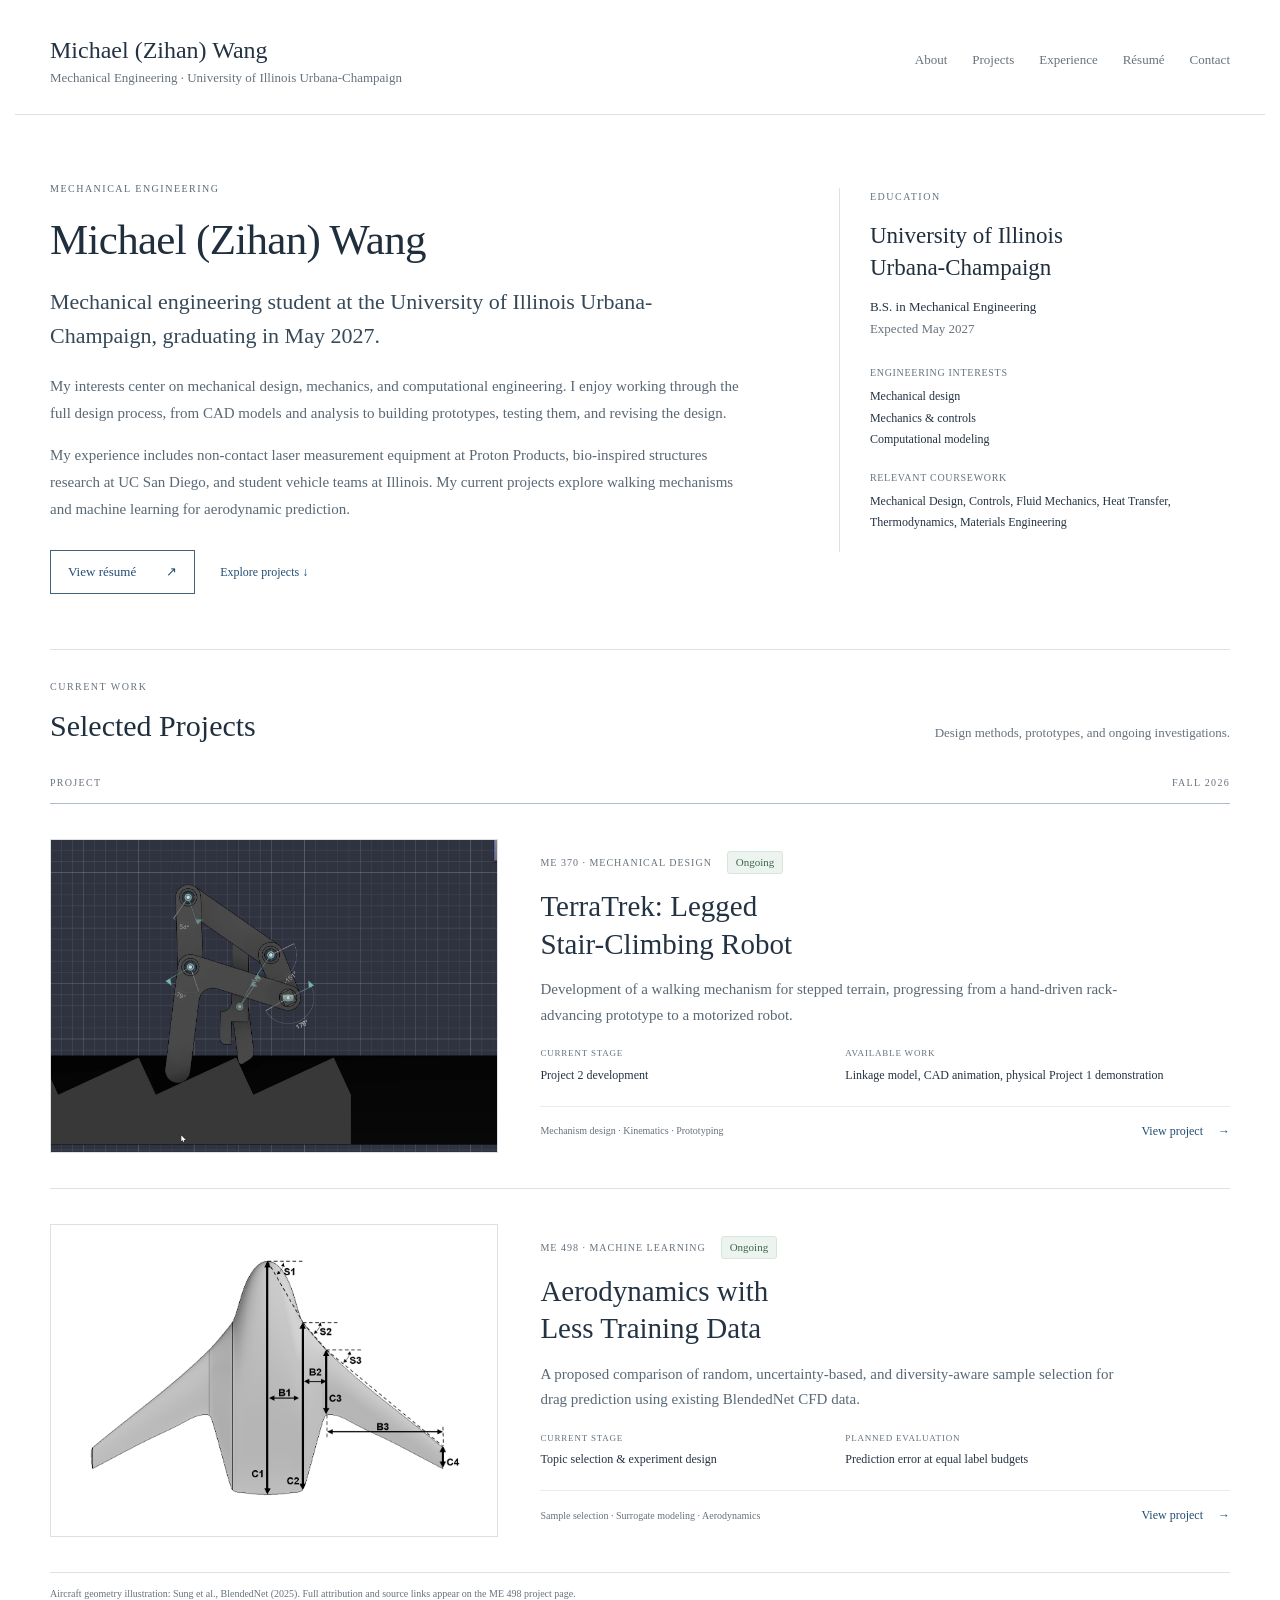
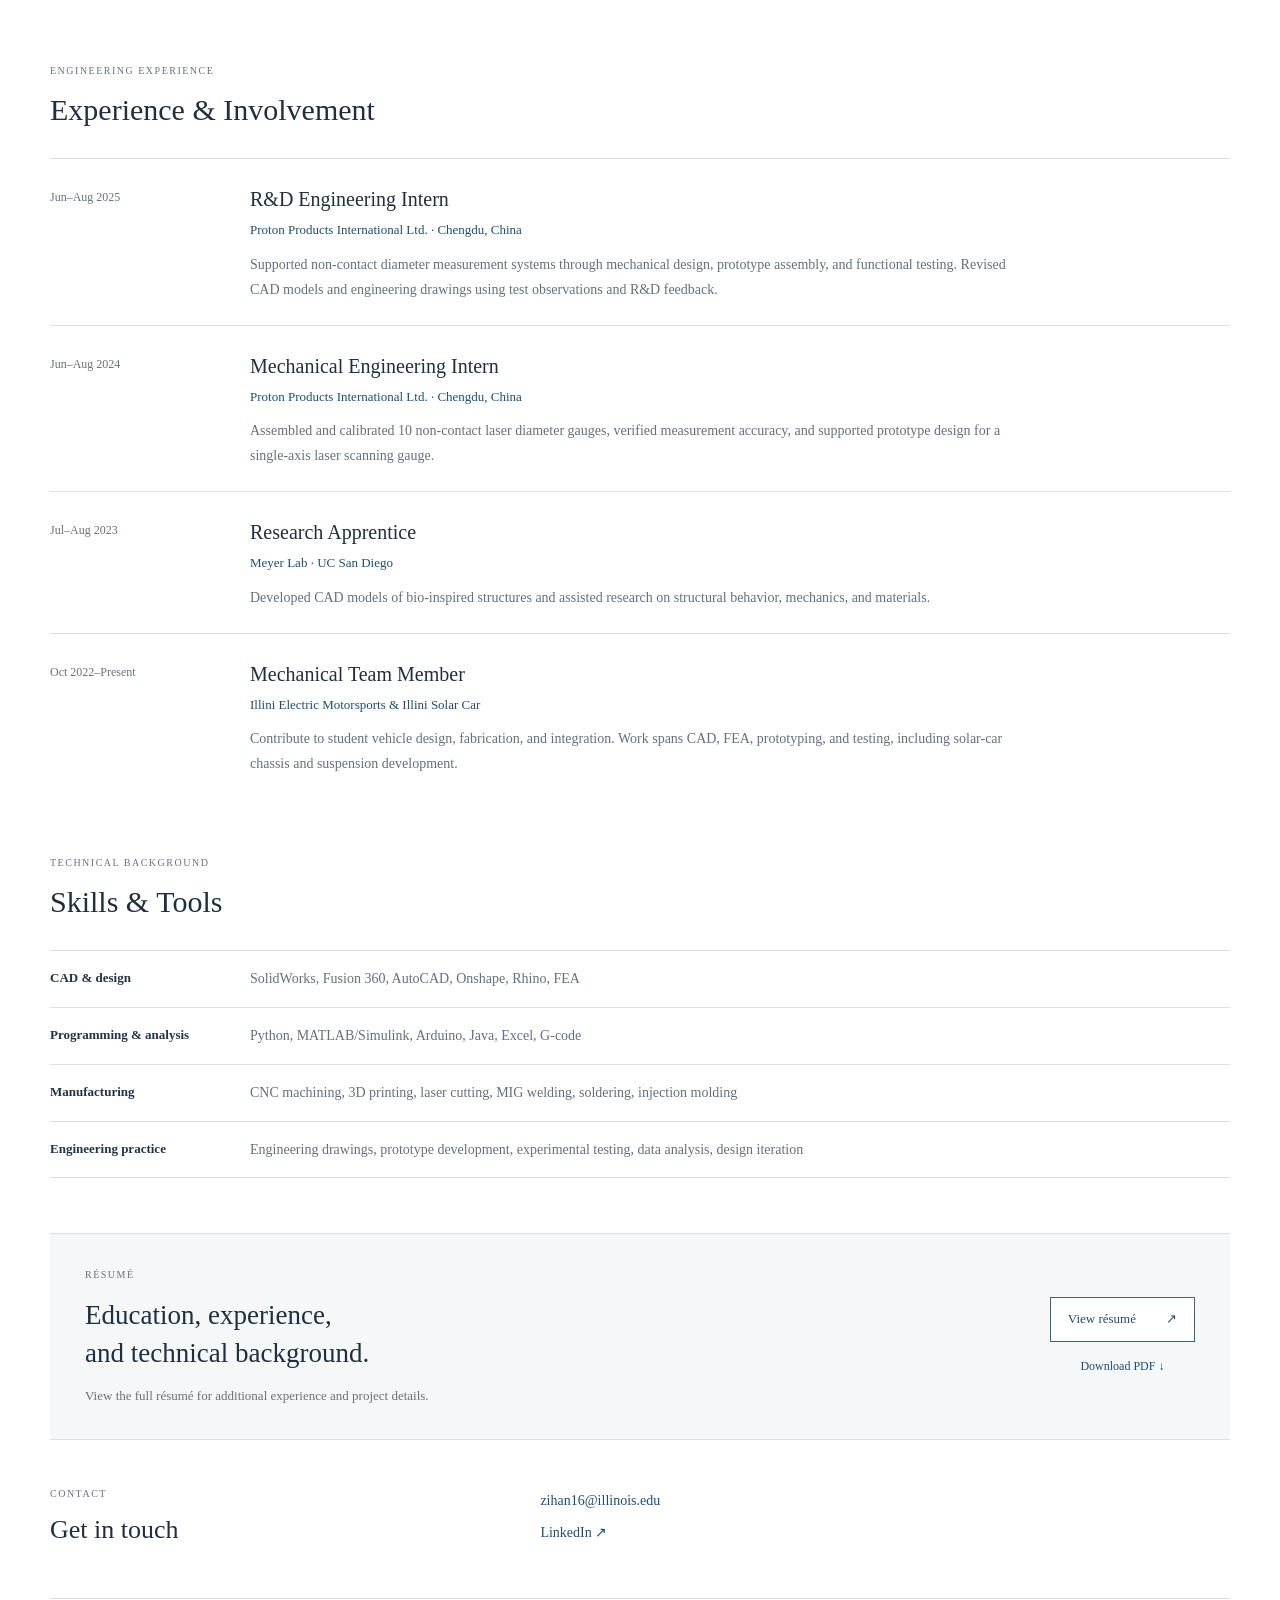
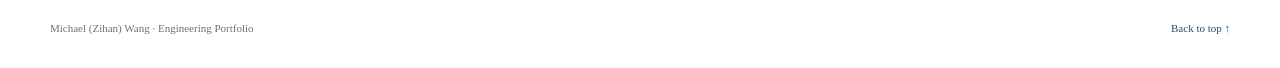
<file: index.html>
<!doctype html>
<html lang="en"><head><meta charset="UTF-8"><meta name="viewport" content="width=device-width, initial-scale=1"><meta name="description" content="Michael Wang, mechanical engineering student at UIUC graduating in May 2027. Engineering experience, selected projects, technical skills, and resume."><title>Michael Wang | Mechanical Engineering</title><link rel="stylesheet" href="style.css?v=times-1"></head><body>
<header><a class="identity" href="index.html">Michael (Zihan) Wang<span>Mechanical Engineering · University of Illinois Urbana-Champaign</span></a><nav class="project-switch home-navigation" aria-label="Main navigation"><a href="#about">About</a><a href="#projects">Projects</a><a href="#experience">Experience</a><a href="#resume">Résumé</a><a href="#contact">Contact</a></nav></header>
<main class="portfolio-home" id="top"><section class="profile-intro" id="about"><div class="profile-copy"><p class="home-eyebrow">MECHANICAL ENGINEERING</p><h1>Michael (Zihan) Wang</h1><p class="profile-lead">Mechanical engineering student at the University of Illinois Urbana-Champaign, graduating in May 2027.</p><p>My interests center on mechanical design, mechanics, and computational engineering. I enjoy working through the full design process, from CAD models and analysis to building prototypes, testing them, and revising the design.</p><p>My experience includes non-contact laser measurement equipment at Proton Products, bio-inspired structures research at UC San Diego, and student vehicle teams at Illinois. My current projects explore walking mechanisms and machine learning for aerodynamic prediction.</p><div class="profile-actions"><a class="resume-primary" href="resume.pdf" target="_blank" rel="noopener">View résumé <span aria-hidden="true">↗</span></a><a href="#projects">Explore projects <span aria-hidden="true">↓</span></a></div></div><aside class="profile-education"><p class="home-eyebrow">EDUCATION</p><h2>University of Illinois<br>Urbana-Champaign</h2><p>B.S. in Mechanical Engineering<br><span>Expected May 2027</span></p><dl><dt>Engineering interests</dt><dd>Mechanical design<br>Mechanics & controls<br>Computational modeling</dd><dt>Relevant coursework</dt><dd>Mechanical Design, Controls, Fluid Mechanics, Heat Transfer, Thermodynamics, Materials Engineering</dd></dl></aside></section>
<section class="home-projects" id="projects"><div class="home-section-heading"><div><p class="home-eyebrow">CURRENT WORK</p><h2>Selected Projects</h2></div><p>Design methods, prototypes, and ongoing investigations.</p></div>
<div class="project-list-label"><span>PROJECT</span><span>FALL 2026</span></div>
<article class="project-entry"><a class="project-thumbnail" href="me370.html" aria-label="View the ME 370 TerraTrek project"><img src="linkage-cad-poster.jpg" alt="CAD motion study showing the TerraTrek linkage alongside a stair-shaped rack"></a><div class="project-summary"><div class="entry-meta"><span>ME 370 · MECHANICAL DESIGN</span><span class="badge">Ongoing</span></div><h2><a href="me370.html">TerraTrek: Legged<br class="desktop-break"> Stair-Climbing Robot</a></h2><p>Development of a walking mechanism for stepped terrain, progressing from a hand-driven rack-advancing prototype to a motorized robot.</p><dl class="entry-details"><div><dt>Current stage</dt><dd>Project 2 development</dd></div><div><dt>Available work</dt><dd>Linkage model, CAD animation, physical Project 1 demonstration</dd></div></dl><div class="entry-bottom"><span>Mechanism design · Kinematics · Prototyping</span><a class="project-link" href="me370.html">View project <span aria-hidden="true">→</span></a></div></div></article>
<article class="project-entry"><a class="project-thumbnail aircraft-thumbnail" href="me498.html" aria-label="View the ME 498 aerodynamic prediction project"><img src="blendednet-geometry.png" alt="Reference diagram of BlendedNet aircraft geometry parameters"></a><div class="project-summary"><div class="entry-meta"><span>ME 498 · MACHINE LEARNING</span><span class="badge">Ongoing</span></div><h2><a href="me498.html">Aerodynamics with<br class="desktop-break"> Less Training Data</a></h2><p>A proposed comparison of random, uncertainty-based, and diversity-aware sample selection for drag prediction using existing BlendedNet CFD data.</p><dl class="entry-details"><div><dt>Current stage</dt><dd>Topic selection & experiment design</dd></div><div><dt>Planned evaluation</dt><dd>Prediction error at equal label budgets</dd></div></dl><div class="entry-bottom"><span>Sample selection · Surrogate modeling · Aerodynamics</span><a class="project-link" href="me498.html">View project <span aria-hidden="true">→</span></a></div></div></article>
<p class="home-image-credit">Aircraft geometry illustration: Sung et al., BlendedNet (2025). Full attribution and source links appear on the ME 498 project page.</p>
</section>
<section class="home-experience" id="experience"><div class="home-section-heading"><div><p class="home-eyebrow">ENGINEERING EXPERIENCE</p><h2>Experience & Involvement</h2></div></div><div class="experience-list">
<article class="experience-item"><div class="experience-date">Jun–Aug 2025</div><div><h3>R&D Engineering Intern</h3><p class="experience-org">Proton Products International Ltd. · Chengdu, China</p><p>Supported non-contact diameter measurement systems through mechanical design, prototype assembly, and functional testing. Revised CAD models and engineering drawings using test observations and R&D feedback.</p></div></article>
<article class="experience-item"><div class="experience-date">Jun–Aug 2024</div><div><h3>Mechanical Engineering Intern</h3><p class="experience-org">Proton Products International Ltd. · Chengdu, China</p><p>Assembled and calibrated 10 non-contact laser diameter gauges, verified measurement accuracy, and supported prototype design for a single-axis laser scanning gauge.</p></div></article>
<article class="experience-item"><div class="experience-date">Jul–Aug 2023</div><div><h3>Research Apprentice</h3><p class="experience-org">Meyer Lab · UC San Diego</p><p>Developed CAD models of bio-inspired structures and assisted research on structural behavior, mechanics, and materials.</p></div></article>
<article class="experience-item"><div class="experience-date">Oct 2022–Present</div><div><h3>Mechanical Team Member</h3><p class="experience-org">Illini Electric Motorsports & Illini Solar Car</p><p>Contribute to student vehicle design, fabrication, and integration. Work spans CAD, FEA, prototyping, and testing, including solar-car chassis and suspension development.</p></div></article></div></section>
<section class="home-skills" id="skills"><div class="home-section-heading"><div><p class="home-eyebrow">TECHNICAL BACKGROUND</p><h2>Skills & Tools</h2></div></div><dl class="skills-list"><div><dt>CAD & design</dt><dd>SolidWorks, Fusion 360, AutoCAD, Onshape, Rhino, FEA</dd></div><div><dt>Programming & analysis</dt><dd>Python, MATLAB/Simulink, Arduino, Java, Excel, G-code</dd></div><div><dt>Manufacturing</dt><dd>CNC machining, 3D printing, laser cutting, MIG welding, soldering, injection molding</dd></div><div><dt>Engineering practice</dt><dd>Engineering drawings, prototype development, experimental testing, data analysis, design iteration</dd></div></dl></section>
<section class="home-resume" id="resume"><div><p class="home-eyebrow">RÉSUMÉ</p><h2>Education, experience,<br>and technical background.</h2><p>View the full résumé for additional experience and project details.</p></div><div class="resume-actions"><a class="resume-primary" href="resume.pdf" target="_blank" rel="noopener">View résumé <span aria-hidden="true">↗</span></a><a href="resume.pdf" download="Michael_Wang_Resume.pdf">Download PDF <span aria-hidden="true">↓</span></a></div></section>
<section class="home-contact" id="contact"><div><p class="home-eyebrow">CONTACT</p><h2>Get in touch</h2></div><div><a href="mailto:zihan16@illinois.edu">zihan16@illinois.edu</a><a href="https://www.linkedin.com/in/zihan32/" target="_blank" rel="noopener">LinkedIn <span aria-hidden="true">↗</span></a></div></section>
<footer><span>Michael (Zihan) Wang · Engineering Portfolio</span><a href="#top">Back to top ↑</a></footer></main></body></html>
</file>
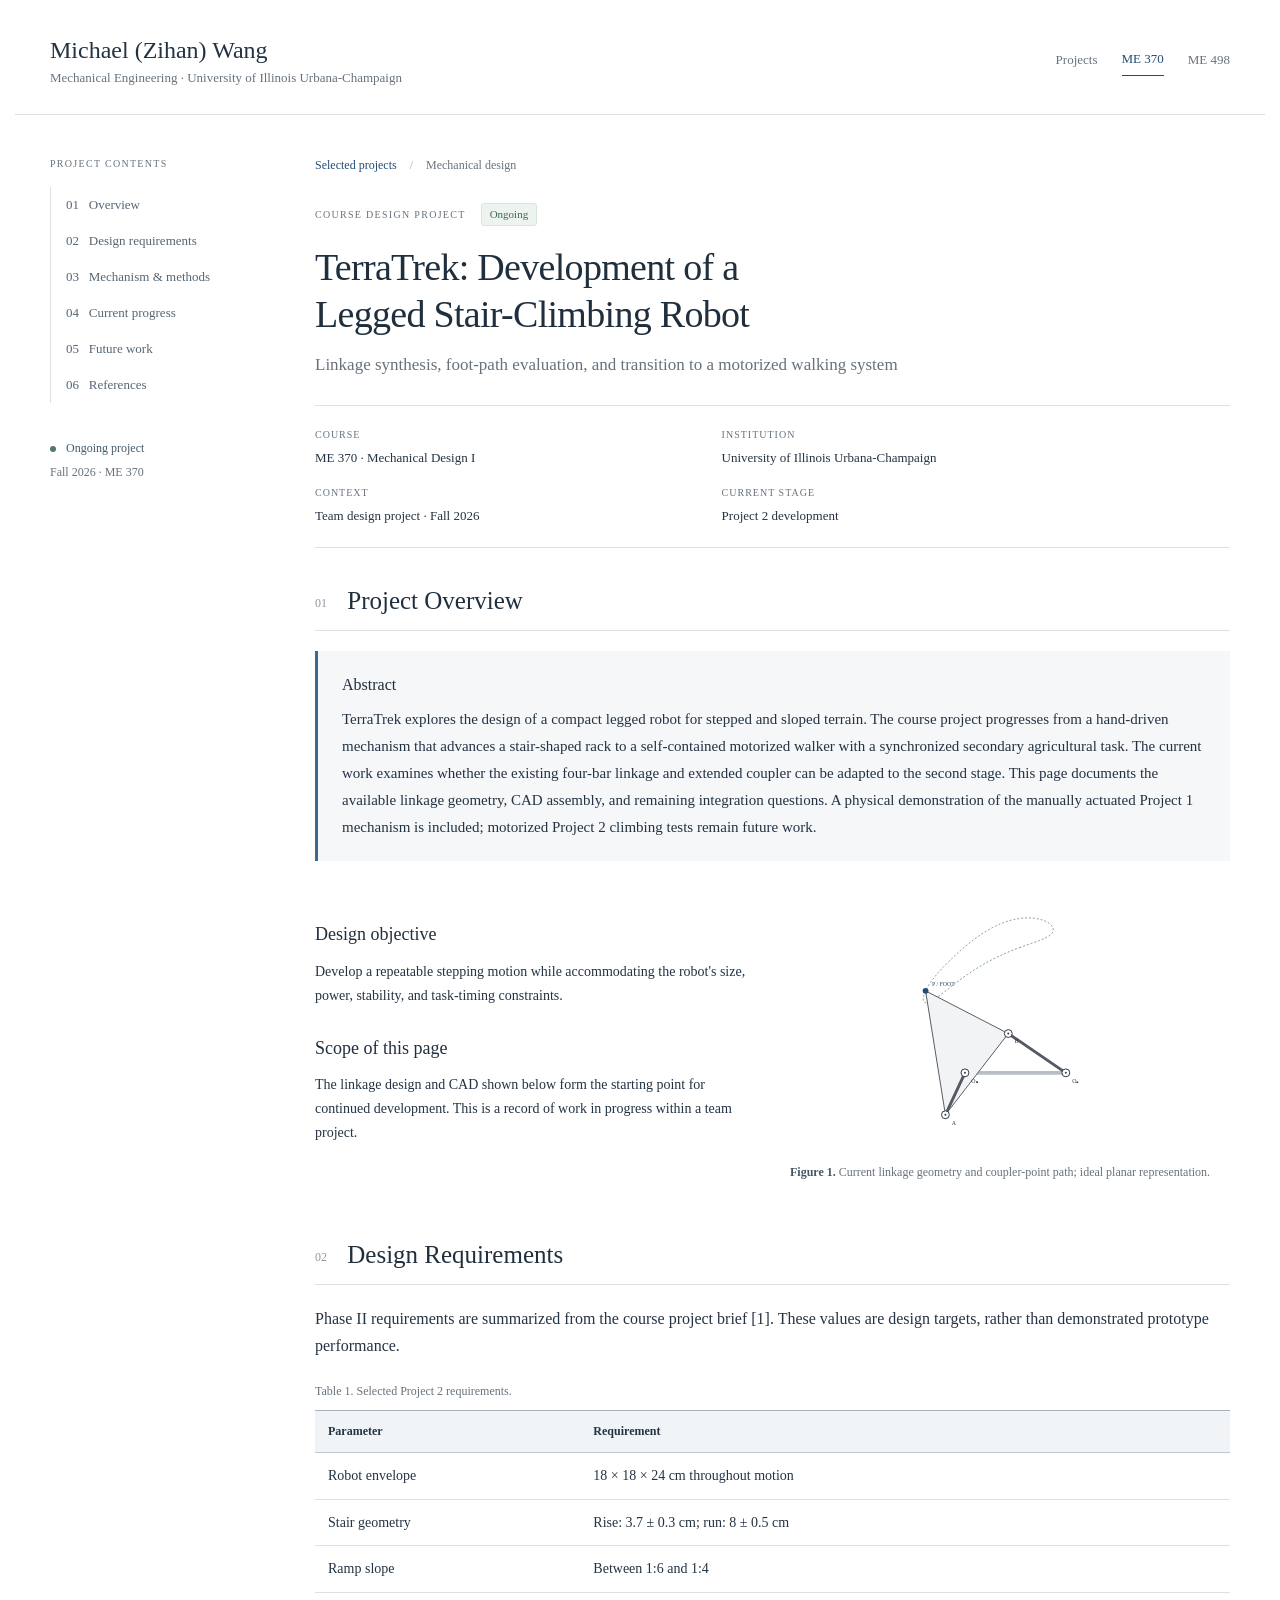
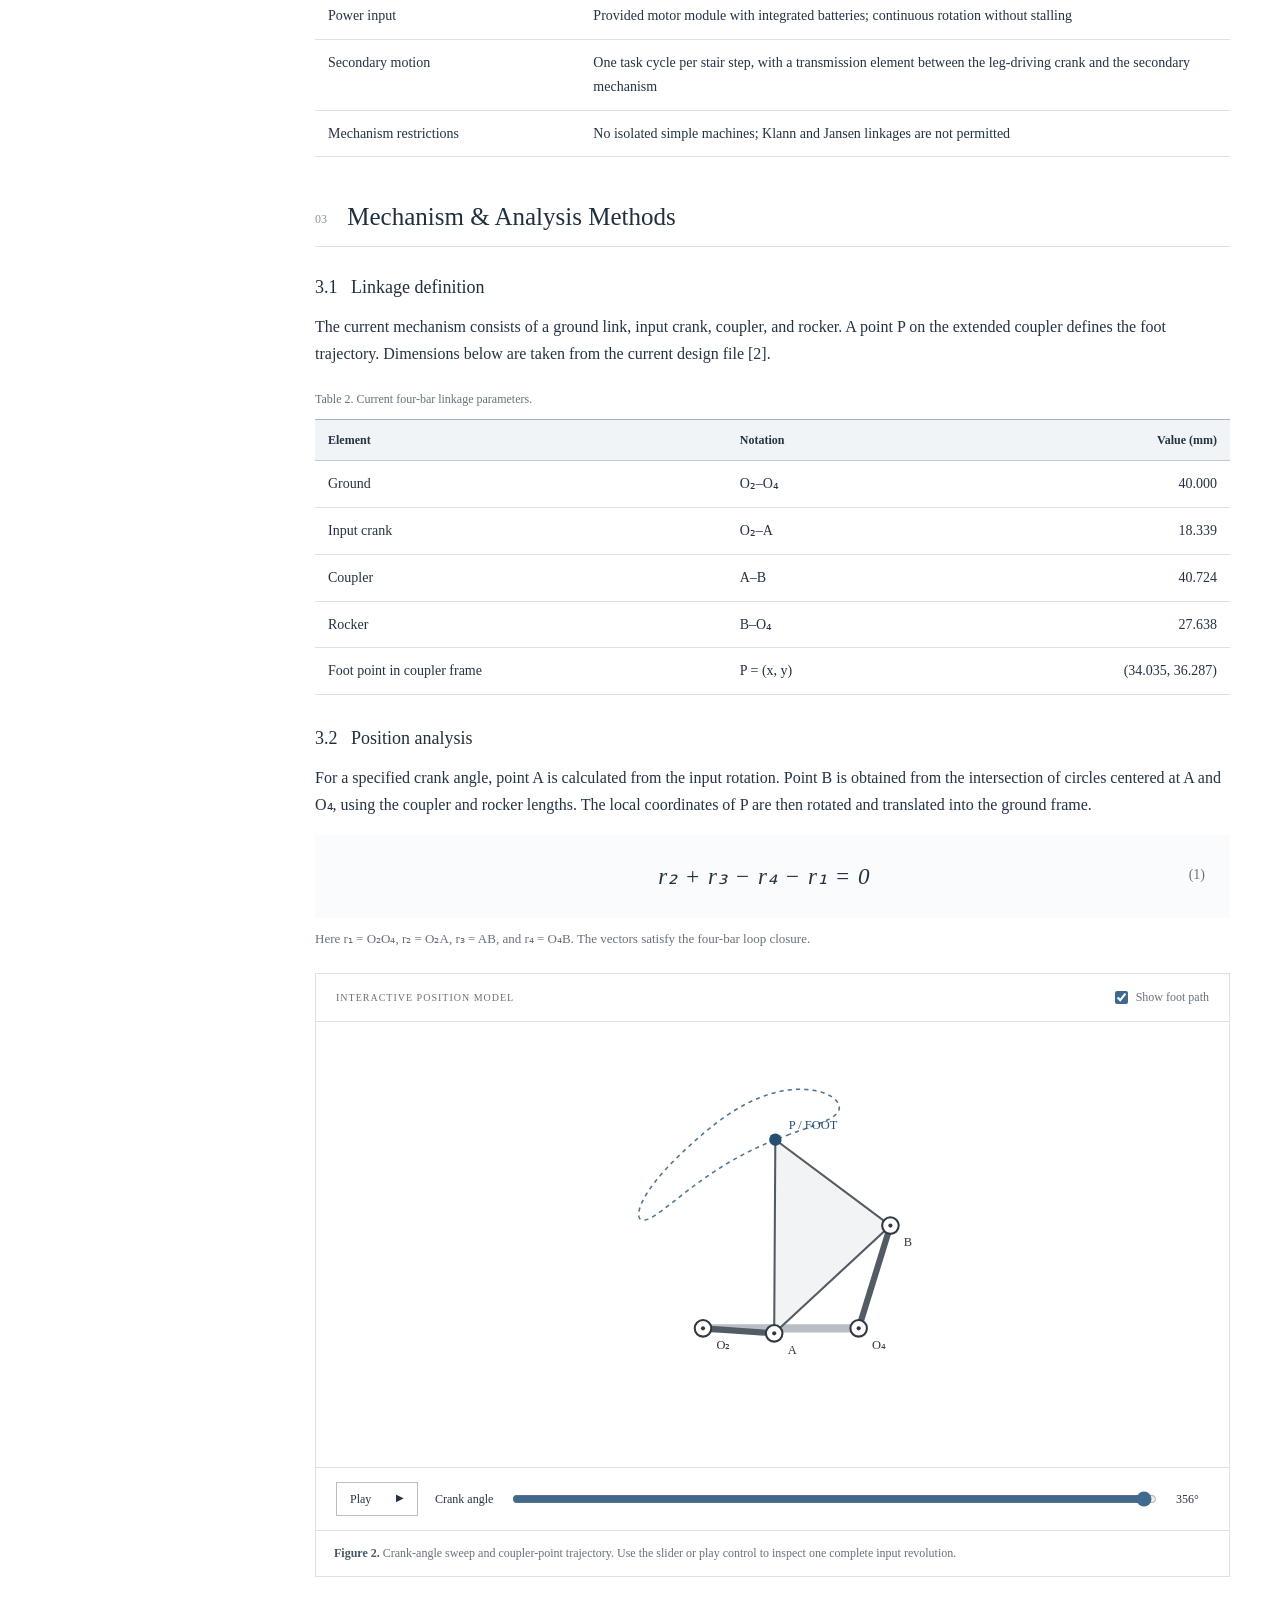
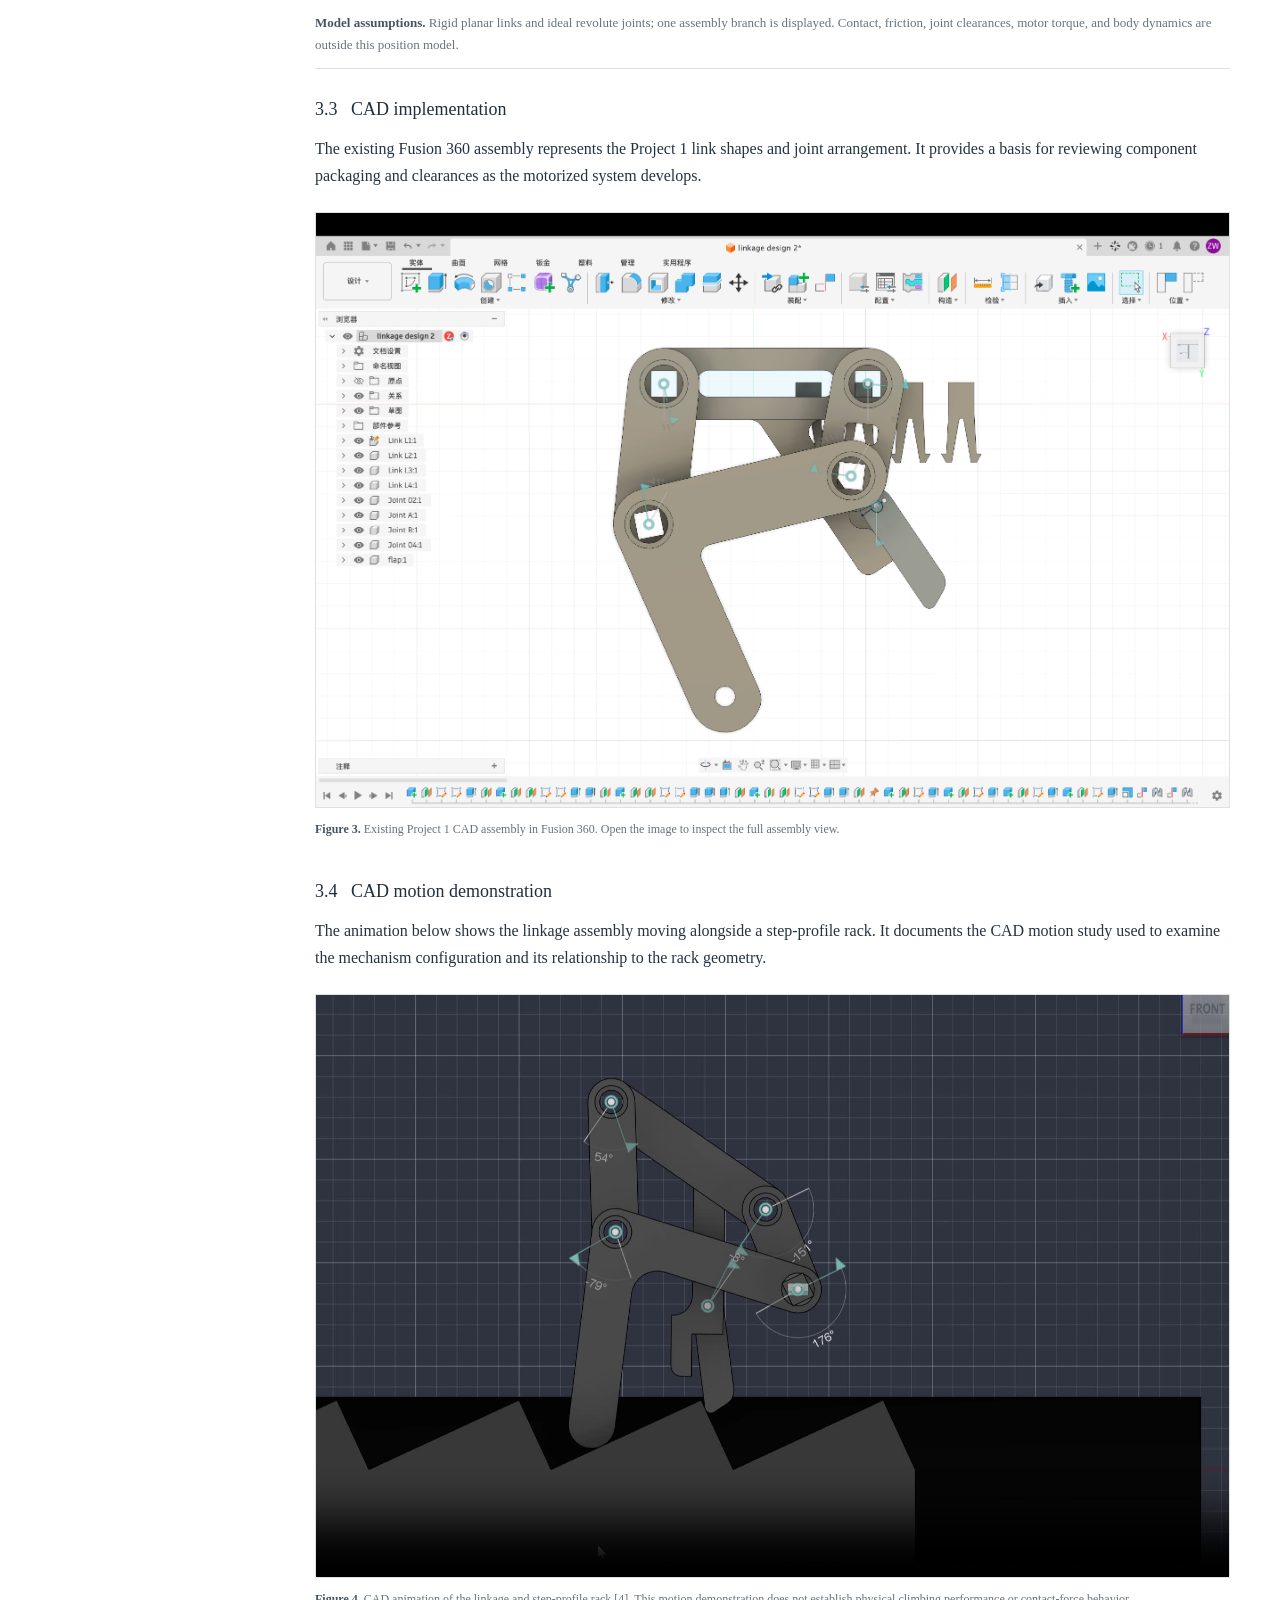
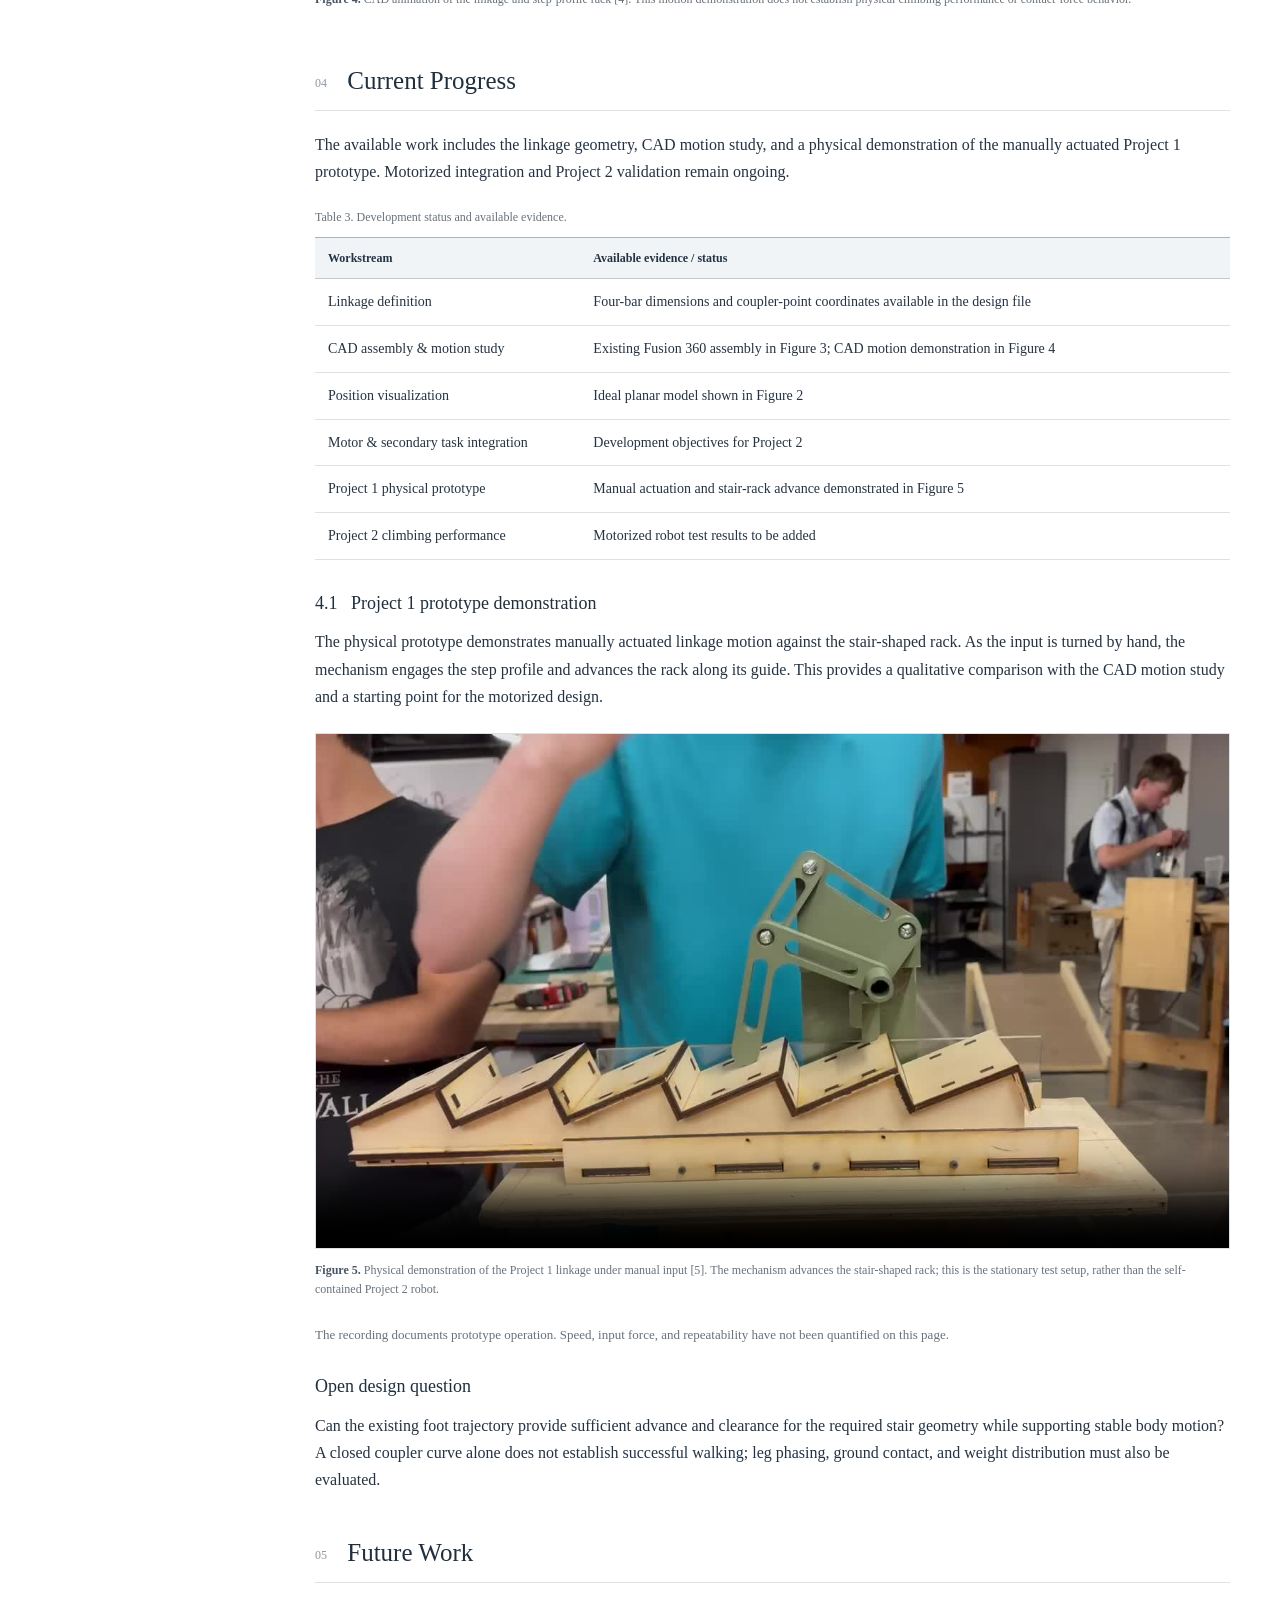
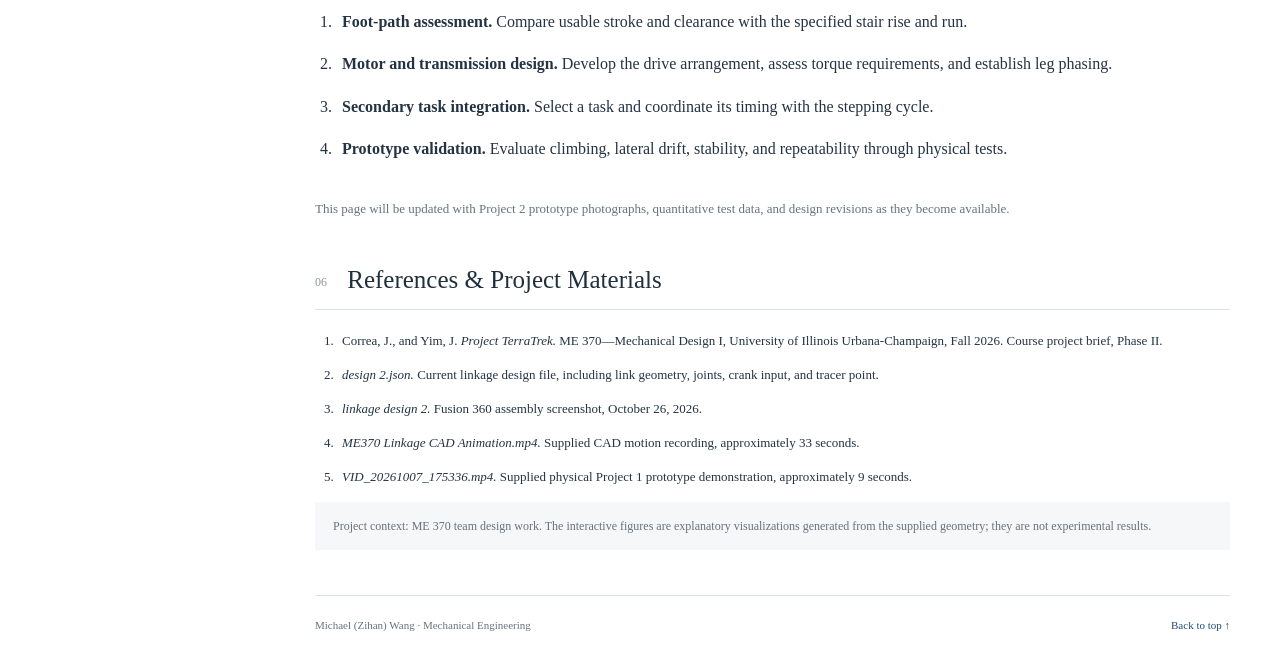
<file: me370.html>
<!doctype html>
<html lang="en"><head><meta charset="UTF-8"><meta name="viewport" content="width=device-width, initial-scale=1"><meta name="description" content="An ongoing mechanical design project by Michael Wang: linkage geometry and development of the ME 370 TerraTrek walking robot."><title>TerraTrek | Michael Wang</title><link rel="stylesheet" href="style.css?v=times-1"></head><body>
<header><a class="identity" href="index.html">Michael (Zihan) Wang<span>Mechanical Engineering · University of Illinois Urbana-Champaign</span></a><nav class="project-switch" aria-label="Projects"><a href="index.html">Projects</a><a href="me370.html" aria-current="page">ME 370</a><a href="me498.html">ME 498</a></nav></header>
<div class="layout"><aside class="sidebar"><p class="sidebar-label">PROJECT CONTENTS</p><nav aria-label="Project contents"><a href="#overview">01 &nbsp; Overview</a><a href="#requirements">02 &nbsp; Design requirements</a><a href="#methods">03 &nbsp; Mechanism & methods</a><a href="#progress">04 &nbsp; Current progress</a><a href="#future">05 &nbsp; Future work</a><a href="#references">06 &nbsp; References</a></nav><div class="side-note"><span class="status-dot"></span> Ongoing project<br><span>Fall 2026 · ME 370</span></div></aside>
<main id="top"><div class="breadcrumb"><a href="index.html">Selected projects</a> <span>/</span> Mechanical design</div><section class="project-header"><div class="title-line"><span class="category">COURSE DESIGN PROJECT</span><span class="badge">Ongoing</span></div><h1>TerraTrek: Development of a<br class="desktop-break"> Legged Stair-Climbing Robot</h1><p class="subtitle">Linkage synthesis, foot-path evaluation, and transition to a motorized walking system</p><dl class="metadata"><div><dt>Course</dt><dd>ME 370 · Mechanical Design I</dd></div><div><dt>Institution</dt><dd>University of Illinois Urbana-Champaign</dd></div><div><dt>Context</dt><dd>Team design project · Fall 2026</dd></div><div><dt>Current stage</dt><dd>Project 2 development</dd></div></dl></section>
<section id="overview"><h2><span>01</span> Project Overview</h2><div class="abstract"><h3>Abstract</h3><p>TerraTrek explores the design of a compact legged robot for stepped and sloped terrain. The course project progresses from a hand-driven mechanism that advances a stair-shaped rack to a self-contained motorized walker with a synchronized secondary agricultural task. The current work examines whether the existing four-bar linkage and extended coupler can be adapted to the second stage. This page documents the available linkage geometry, CAD assembly, and remaining integration questions. A physical demonstration of the manually actuated Project 1 mechanism is included; motorized Project 2 climbing tests remain future work.</p></div><div class="overview-grid"><div><h3>Design objective</h3><p>Develop a repeatable stepping motion while accommodating the robot's size, power, stability, and task-timing constraints.</p><h3>Scope of this page</h3><p>The linkage design and CAD shown below form the starting point for continued development. This is a record of work in progress within a team project.</p></div><figure class="overview-figure"><svg id="heroSvg" viewBox="0 0 600 540" role="img" aria-label="Schematic of the current four-bar linkage and the coupler-point trajectory"></svg><figcaption><strong>Figure 1.</strong> Current linkage geometry and coupler-point path; ideal planar representation.</figcaption></figure></div></section>
<section id="requirements"><h2><span>02</span> Design Requirements</h2><p>Phase II requirements are summarized from the course project brief [1]. These values are design targets, rather than demonstrated prototype performance.</p><div class="table-wrap"><table><caption>Table 1. Selected Project 2 requirements.</caption><thead><tr><th>Parameter</th><th>Requirement</th></tr></thead><tbody><tr><td>Robot envelope</td><td>18 × 18 × 24 cm throughout motion</td></tr><tr><td>Stair geometry</td><td>Rise: 3.7 ± 0.3 cm; run: 8 ± 0.5 cm</td></tr><tr><td>Ramp slope</td><td>Between 1:6 and 1:4</td></tr><tr><td>Power input</td><td>Provided motor module with integrated batteries; continuous rotation without stalling</td></tr><tr><td>Secondary motion</td><td>One task cycle per stair step, with a transmission element between the leg-driving crank and the secondary mechanism</td></tr><tr><td>Mechanism restrictions</td><td>No isolated simple machines; Klann and Jansen linkages are not permitted</td></tr></tbody></table></div></section>
<section id="methods"><h2><span>03</span> Mechanism & Analysis Methods</h2><h3>3.1 &nbsp; Linkage definition</h3><p>The current mechanism consists of a ground link, input crank, coupler, and rocker. A point P on the extended coupler defines the foot trajectory. Dimensions below are taken from the current design file [2].</p><div class="table-wrap"><table class="dimension-table"><caption>Table 2. Current four-bar linkage parameters.</caption><thead><tr><th>Element</th><th>Notation</th><th>Value (mm)</th></tr></thead><tbody><tr><td>Ground</td><td>O₂–O₄</td><td>40.000</td></tr><tr><td>Input crank</td><td>O₂–A</td><td>18.339</td></tr><tr><td>Coupler</td><td>A–B</td><td>40.724</td></tr><tr><td>Rocker</td><td>B–O₄</td><td>27.638</td></tr><tr><td>Foot point in coupler frame</td><td>P = (x, y)</td><td>(34.035, 36.287)</td></tr></tbody></table></div><h3>3.2 &nbsp; Position analysis</h3><p>For a specified crank angle, point A is calculated from the input rotation. Point B is obtained from the intersection of circles centered at A and O₄, using the coupler and rocker lengths. The local coordinates of P are then rotated and translated into the ground frame.</p><div class="equation"><span>r₂ + r₃ − r₄ − r₁ = 0</span><span class="equation-number">(1)</span></div><p class="notation">Here r₁ = O₂O₄, r₂ = O₂A, r₃ = AB, and r₄ = O₄B. The vectors satisfy the four-bar loop closure.</p><figure class="simulation"><div class="sim-top"><span>INTERACTIVE POSITION MODEL</span><label><input type="checkbox" id="showPath" checked> Show foot path</label></div><svg id="modelSvg" viewBox="0 0 650 430" role="img" aria-label="Interactive four-bar position analysis with a crank-angle control"></svg><div class="controls"><button id="play" aria-label="Play linkage animation">Play <span>▶</span></button><label for="angle">Crank angle</label><input id="angle" type="range" min="0" max="359" value="356"><output id="angleValue" for="angle">356°</output></div><figcaption><strong>Figure 2.</strong> Crank-angle sweep and coupler-point trajectory. Use the slider or play control to inspect one complete input revolution.</figcaption></figure><div class="method-note"><strong>Model assumptions.</strong> Rigid planar links and ideal revolute joints; one assembly branch is displayed. Contact, friction, joint clearances, motor torque, and body dynamics are outside this position model.</div><h3>3.3 &nbsp; CAD implementation</h3><p>The existing Fusion 360 assembly represents the Project 1 link shapes and joint arrangement. It provides a basis for reviewing component packaging and clearances as the motorized system develops.</p><figure class="cad"><a href="terra-cad.png" target="_blank" rel="noopener" aria-label="Open the full CAD assembly image"><img src="terra-cad.png" alt="Fusion 360 assembly of the Project 1 linkage, showing link components and revolute joints"></a><figcaption><strong>Figure 3.</strong> Existing Project 1 CAD assembly in Fusion 360. Open the image to inspect the full assembly view.</figcaption></figure><h3>3.4 &nbsp; CAD motion demonstration</h3><p>The animation below shows the linkage assembly moving alongside a step-profile rack. It documents the CAD motion study used to examine the mechanism configuration and its relationship to the rack geometry.</p><figure class="cad-video"><video controls playsinline preload="metadata" poster="linkage-cad-poster.jpg" aria-label="CAD animation of the linkage mechanism alongside a step-profile rack"><source src="linkage-cad-animation.mp4" type="video/mp4">Your browser does not support embedded video. <a href="linkage-cad-animation.mp4">Open the CAD animation</a>.</video><figcaption><strong>Figure 4.</strong> CAD animation of the linkage and step-profile rack [4]. This motion demonstration does not establish physical climbing performance or contact-force behavior.</figcaption></figure></section>
<section id="progress"><h2><span>04</span> Current Progress</h2><p>The available work includes the linkage geometry, CAD motion study, and a physical demonstration of the manually actuated Project 1 prototype. Motorized integration and Project 2 validation remain ongoing.</p><div class="table-wrap"><table><caption>Table 3. Development status and available evidence.</caption><thead><tr><th>Workstream</th><th>Available evidence / status</th></tr></thead><tbody><tr><td>Linkage definition</td><td>Four-bar dimensions and coupler-point coordinates available in the design file</td></tr><tr><td>CAD assembly & motion study</td><td>Existing Fusion 360 assembly in Figure 3; CAD motion demonstration in Figure 4</td></tr><tr><td>Position visualization</td><td>Ideal planar model shown in Figure 2</td></tr><tr><td>Motor & secondary task integration</td><td>Development objectives for Project 2</td></tr><tr><td>Project 1 physical prototype</td><td>Manual actuation and stair-rack advance demonstrated in Figure 5</td></tr><tr><td>Project 2 climbing performance</td><td>Motorized robot test results to be added</td></tr></tbody></table></div><h3>4.1 &nbsp; Project 1 prototype demonstration</h3><p>The physical prototype demonstrates manually actuated linkage motion against the stair-shaped rack. As the input is turned by hand, the mechanism engages the step profile and advances the rack along its guide. This provides a qualitative comparison with the CAD motion study and a starting point for the motorized design.</p><figure class="cad-video"><video controls playsinline preload="metadata" poster="project1-prototype-poster.jpg" aria-label="Physical Project 1 prototype manually advancing a stair-shaped rack"><source src="project1-prototype-test.mp4" type="video/mp4">Your browser does not support embedded video. <a href="project1-prototype-test.mp4">Open the prototype demonstration</a>.</video><figcaption><strong>Figure 5.</strong> Physical demonstration of the Project 1 linkage under manual input [5]. The mechanism advances the stair-shaped rack; this is the stationary test setup, rather than the self-contained Project 2 robot.</figcaption></figure><p class="prototype-note">The recording documents prototype operation. Speed, input force, and repeatability have not been quantified on this page.</p><h3>Open design question</h3><p>Can the existing foot trajectory provide sufficient advance and clearance for the required stair geometry while supporting stable body motion? A closed coupler curve alone does not establish successful walking; leg phasing, ground contact, and weight distribution must also be evaluated.</p></section>
<section id="future"><h2><span>05</span> Future Work</h2><ol class="future-list"><li><strong>Foot-path assessment.</strong> Compare usable stroke and clearance with the specified stair rise and run.</li><li><strong>Motor and transmission design.</strong> Develop the drive arrangement, assess torque requirements, and establish leg phasing.</li><li><strong>Secondary task integration.</strong> Select a task and coordinate its timing with the stepping cycle.</li><li><strong>Prototype validation.</strong> Evaluate climbing, lateral drift, stability, and repeatability through physical tests.</li></ol><p class="update-note">This page will be updated with Project 2 prototype photographs, quantitative test data, and design revisions as they become available.</p></section>
<section id="references"><h2><span>06</span> References & Project Materials</h2><ol class="references"><li>Correa, J., and Yim, J. <em>Project TerraTrek.</em> ME 370—Mechanical Design I, University of Illinois Urbana-Champaign, Fall 2026. Course project brief, Phase II.</li><li><em>design 2.json.</em> Current linkage design file, including link geometry, joints, crank input, and tracer point.</li><li><em>linkage design 2.</em> Fusion 360 assembly screenshot, October 26, 2026.</li><li><em>ME370 Linkage CAD Animation.mp4.</em> Supplied CAD motion recording, approximately 33 seconds.</li><li><em>VID_20261007_175336.mp4.</em> Supplied physical Project 1 prototype demonstration, approximately 9 seconds.</li></ol><p class="attribution">Project context: ME 370 team design work. The interactive figures are explanatory visualizations generated from the supplied geometry; they are not experimental results.</p></section><footer><span>Michael (Zihan) Wang · Mechanical Engineering</span><a href="#top">Back to top ↑</a></footer></main></div><script src="app.js"></script></body></html>
</file>
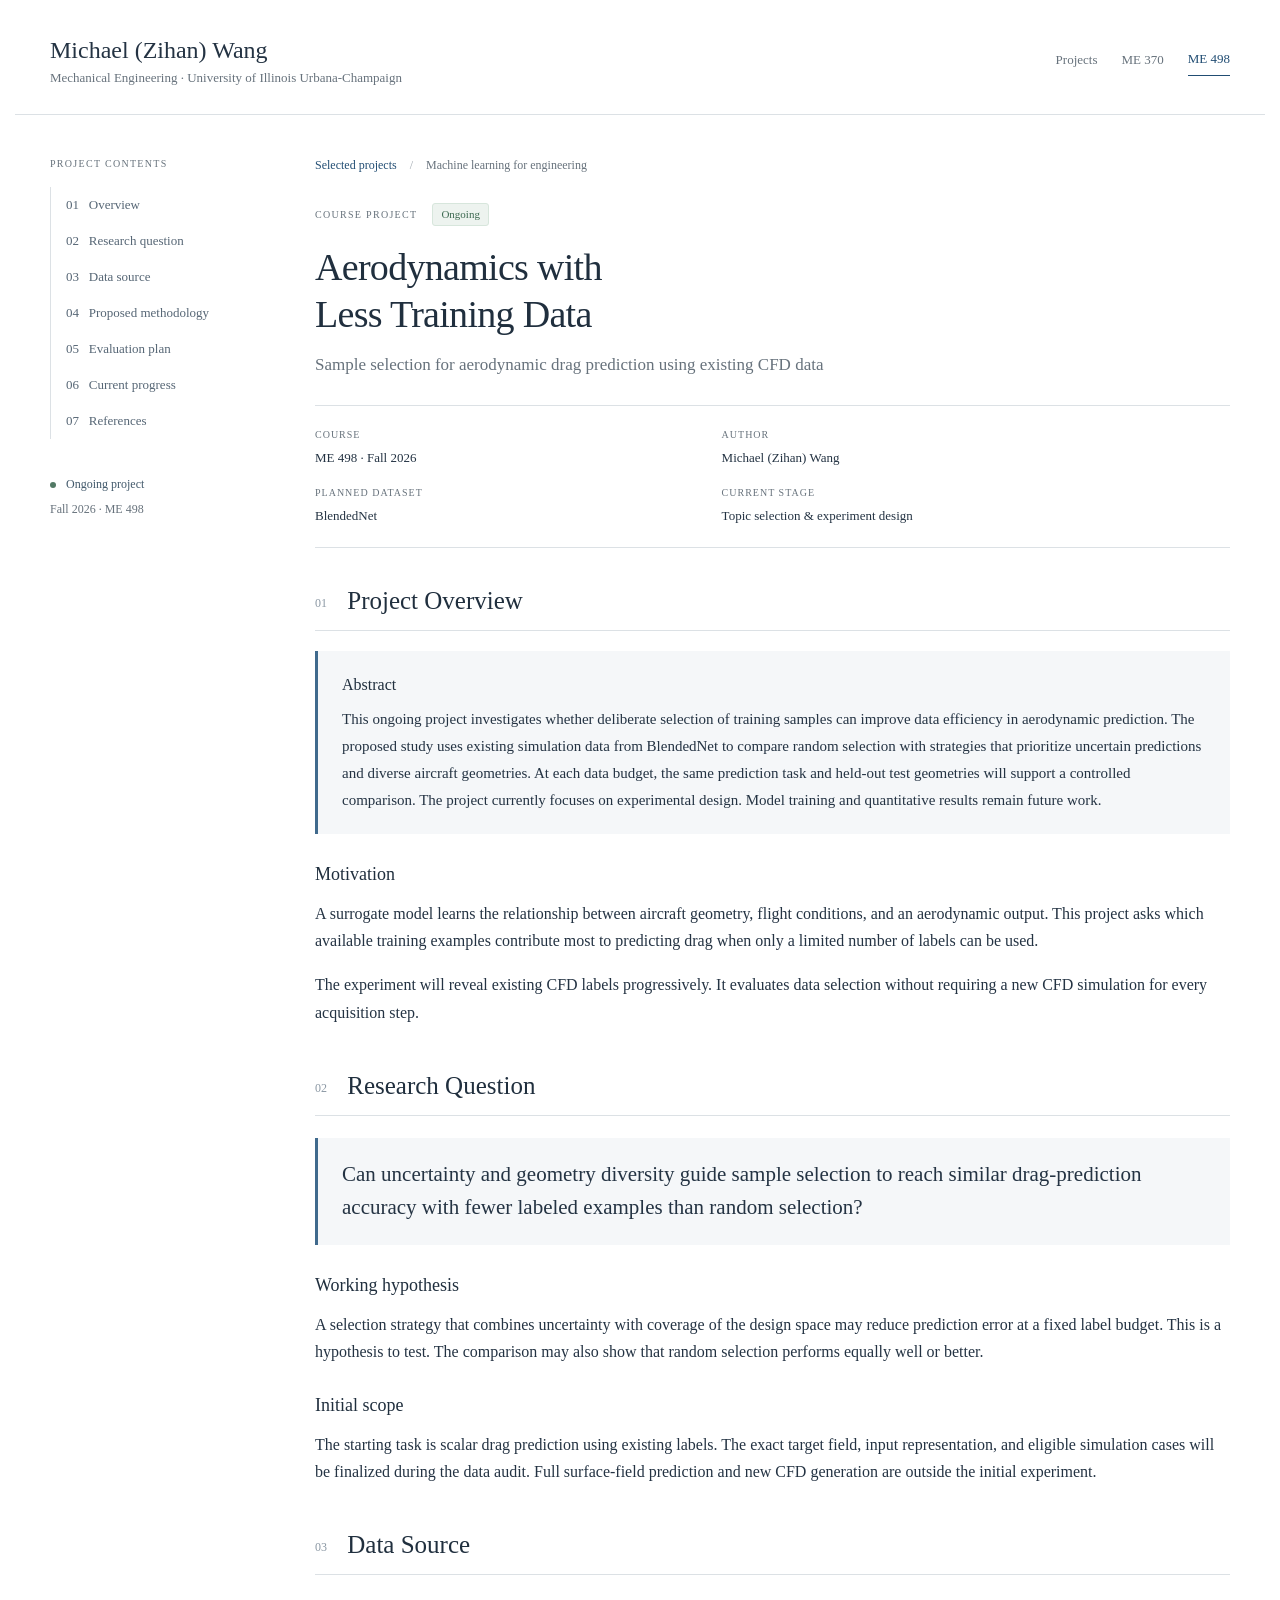
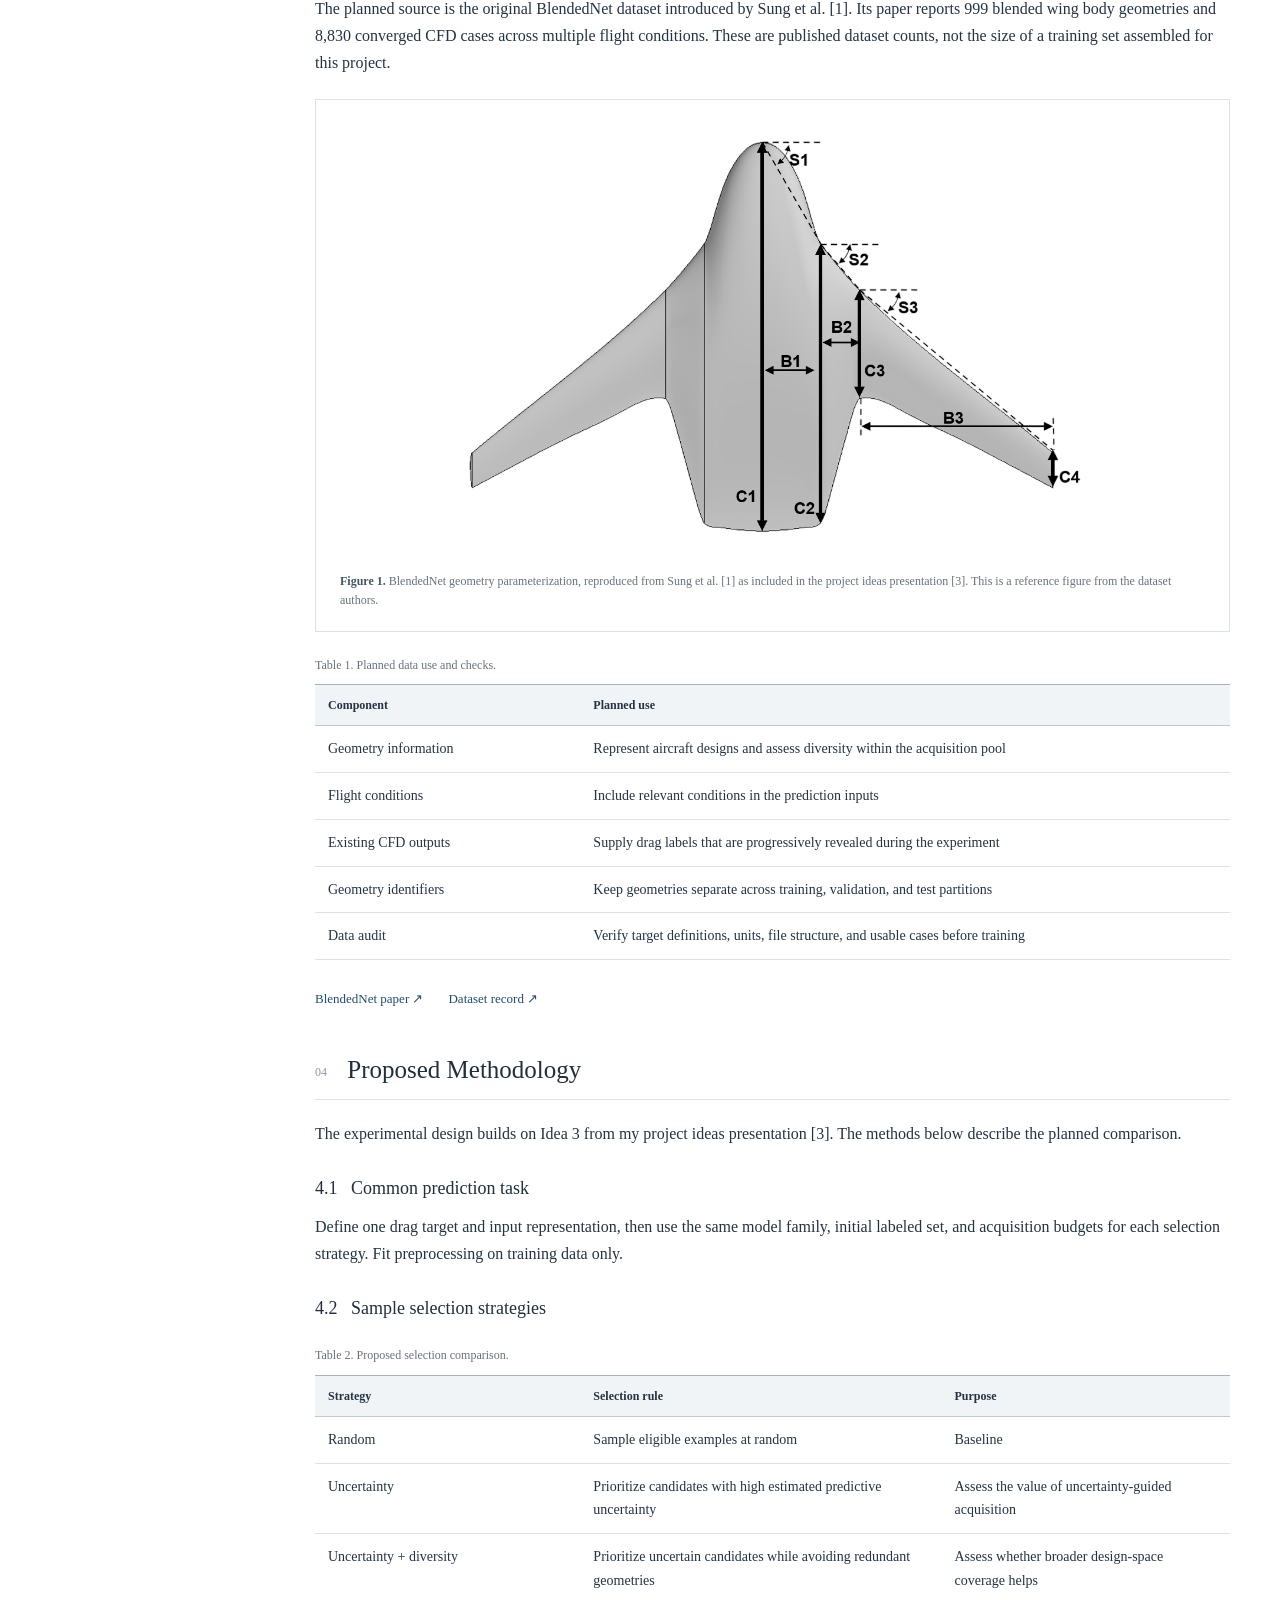
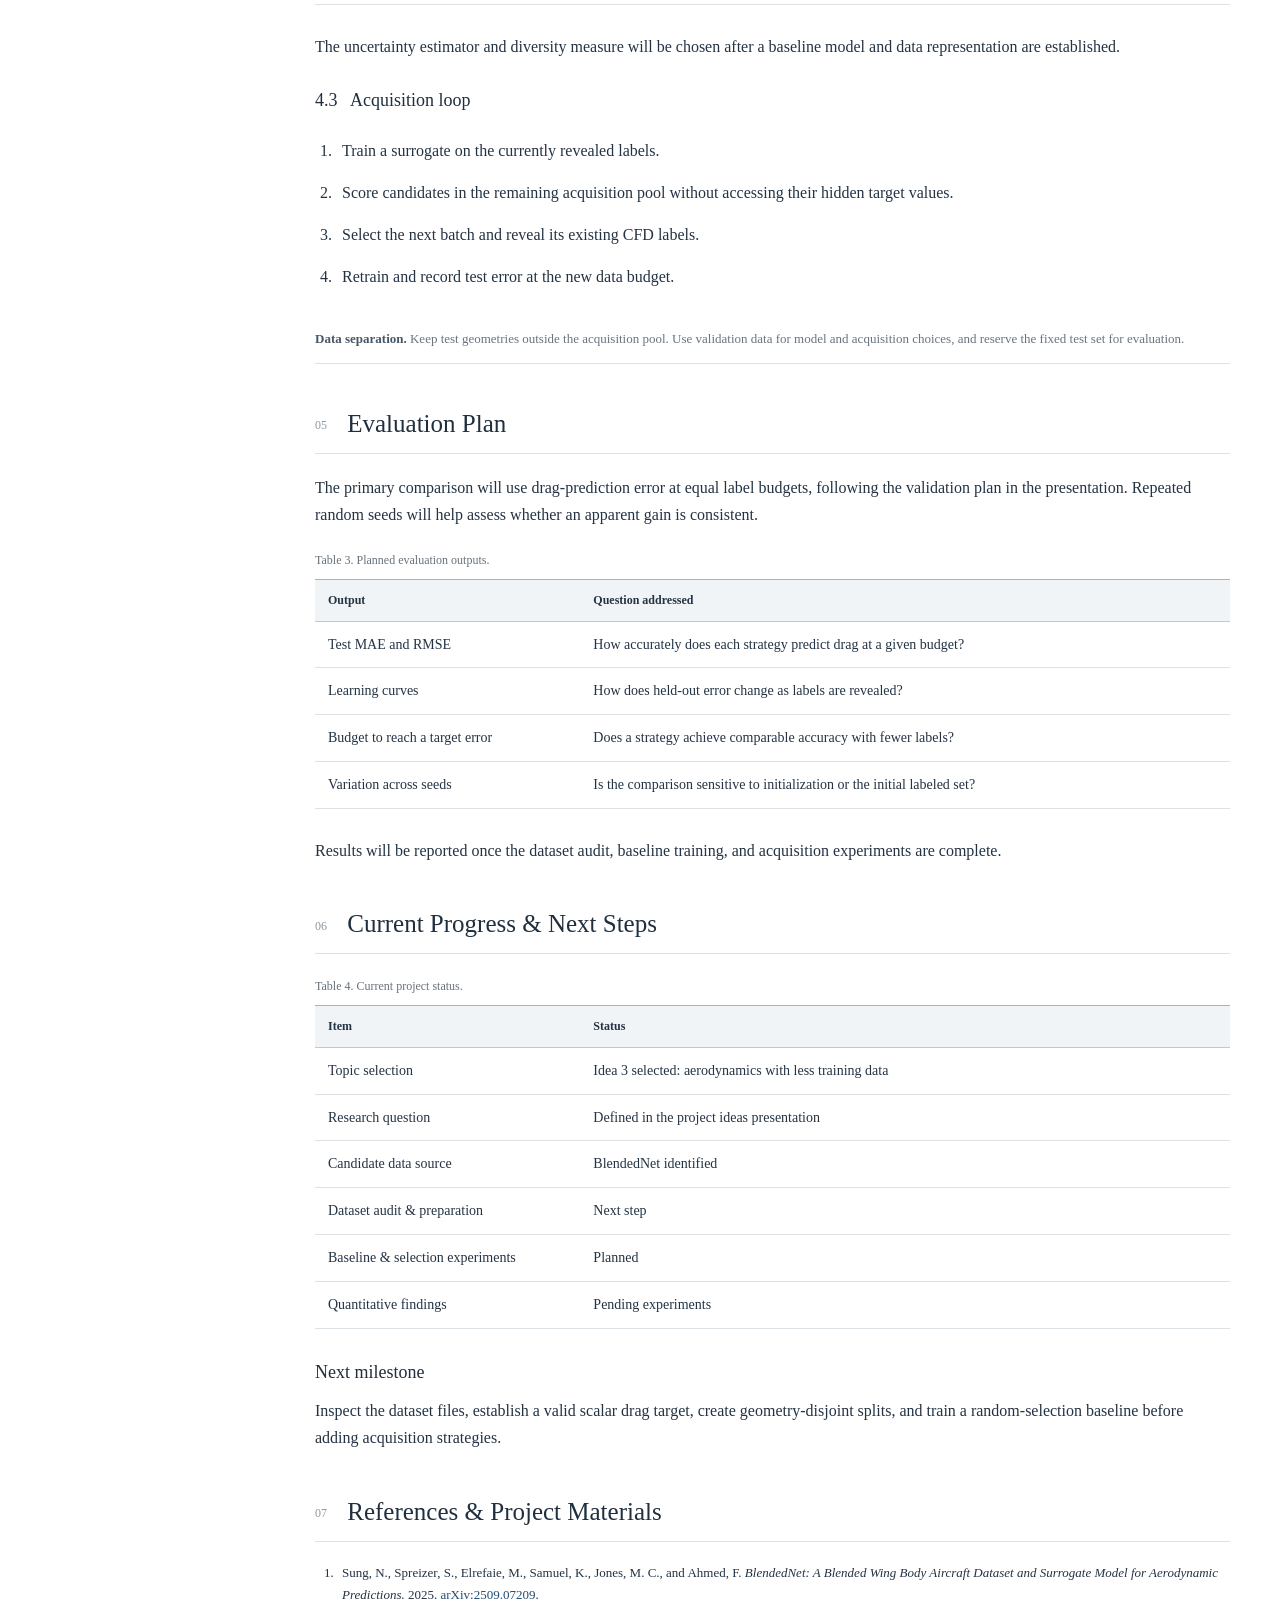
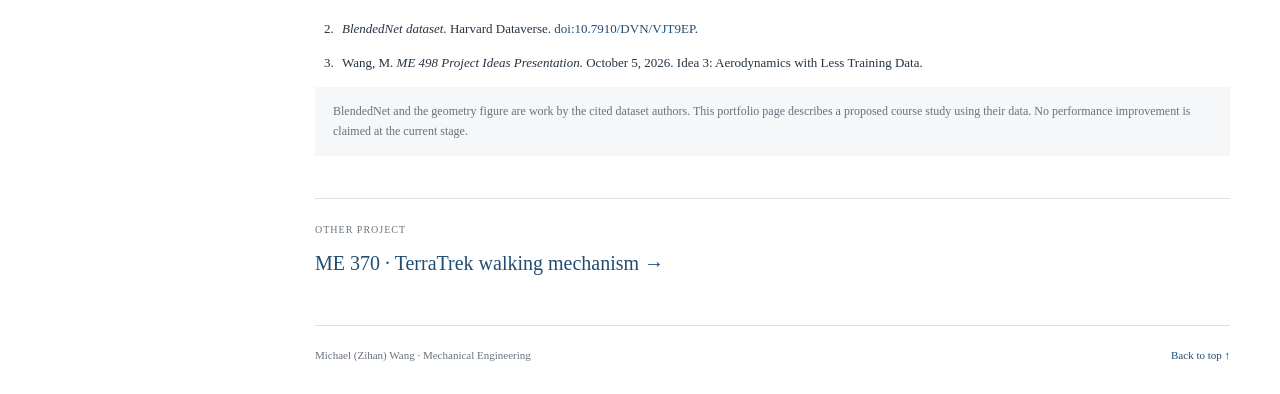
<file: me498.html>
<!doctype html>
<html lang="en"><head><meta charset="UTF-8"><meta name="viewport" content="width=device-width, initial-scale=1"><meta name="description" content="Michael Wang's ongoing ME 498 project on sample selection for aerodynamic drag prediction using BlendedNet."><title>Aerodynamics with Less Training Data | Michael Wang</title><link rel="stylesheet" href="style.css?v=times-1"></head><body>
<header><a class="identity" href="index.html">Michael (Zihan) Wang<span>Mechanical Engineering · University of Illinois Urbana-Champaign</span></a><nav class="project-switch" aria-label="Projects"><a href="index.html">Projects</a><a href="me370.html">ME 370</a><a href="me498.html" aria-current="page">ME 498</a></nav></header>
<div class="layout"><aside class="sidebar"><p class="sidebar-label">PROJECT CONTENTS</p><nav aria-label="Project contents"><a href="#overview">01 &nbsp; Overview</a><a href="#question">02 &nbsp; Research question</a><a href="#data">03 &nbsp; Data source</a><a href="#method">04 &nbsp; Proposed methodology</a><a href="#evaluation">05 &nbsp; Evaluation plan</a><a href="#progress">06 &nbsp; Current progress</a><a href="#references">07 &nbsp; References</a></nav><div class="side-note"><span class="status-dot"></span> Ongoing project<br><span>Fall 2026 · ME 498</span></div></aside>
<main id="top"><div class="breadcrumb"><a href="index.html">Selected projects</a> <span>/</span> Machine learning for engineering</div><section class="project-header"><div class="title-line"><span class="category">COURSE PROJECT</span><span class="badge">Ongoing</span></div><h1>Aerodynamics with<br class="desktop-break"> Less Training Data</h1><p class="subtitle">Sample selection for aerodynamic drag prediction using existing CFD data</p><dl class="metadata"><div><dt>Course</dt><dd>ME 498 · Fall 2026</dd></div><div><dt>Author</dt><dd>Michael (Zihan) Wang</dd></div><div><dt>Planned dataset</dt><dd>BlendedNet</dd></div><div><dt>Current stage</dt><dd>Topic selection & experiment design</dd></div></dl></section>
<section id="overview"><h2><span>01</span> Project Overview</h2><div class="abstract"><h3>Abstract</h3><p>This ongoing project investigates whether deliberate selection of training samples can improve data efficiency in aerodynamic prediction. The proposed study uses existing simulation data from BlendedNet to compare random selection with strategies that prioritize uncertain predictions and diverse aircraft geometries. At each data budget, the same prediction task and held-out test geometries will support a controlled comparison. The project currently focuses on experimental design. Model training and quantitative results remain future work.</p></div><h3>Motivation</h3><p>A surrogate model learns the relationship between aircraft geometry, flight conditions, and an aerodynamic output. This project asks which available training examples contribute most to predicting drag when only a limited number of labels can be used.</p><p>The experiment will reveal existing CFD labels progressively. It evaluates data selection without requiring a new CFD simulation for every acquisition step.</p></section>
<section id="question"><h2><span>02</span> Research Question</h2><blockquote class="research-question">Can uncertainty and geometry diversity guide sample selection to reach similar drag-prediction accuracy with fewer labeled examples than random selection?</blockquote><h3>Working hypothesis</h3><p>A selection strategy that combines uncertainty with coverage of the design space may reduce prediction error at a fixed label budget. This is a hypothesis to test. The comparison may also show that random selection performs equally well or better.</p><h3>Initial scope</h3><p>The starting task is scalar drag prediction using existing labels. The exact target field, input representation, and eligible simulation cases will be finalized during the data audit. Full surface-field prediction and new CFD generation are outside the initial experiment.</p></section>
<section id="data"><h2><span>03</span> Data Source</h2><p>The planned source is the original BlendedNet dataset introduced by Sung et al. [1]. Its paper reports 999 blended wing body geometries and 8,830 converged CFD cases across multiple flight conditions. These are published dataset counts, not the size of a training set assembled for this project.</p><figure class="dataset-figure"><img src="blendednet-geometry.png" alt="Blended wing body aircraft geometry with labeled span, chord and sweep parameters"><figcaption><strong>Figure 1.</strong> BlendedNet geometry parameterization, reproduced from Sung et al. [1] as included in the project ideas presentation [3]. This is a reference figure from the dataset authors.</figcaption></figure><div class="table-wrap"><table><caption>Table 1. Planned data use and checks.</caption><thead><tr><th>Component</th><th>Planned use</th></tr></thead><tbody><tr><td>Geometry information</td><td>Represent aircraft designs and assess diversity within the acquisition pool</td></tr><tr><td>Flight conditions</td><td>Include relevant conditions in the prediction inputs</td></tr><tr><td>Existing CFD outputs</td><td>Supply drag labels that are progressively revealed during the experiment</td></tr><tr><td>Geometry identifiers</td><td>Keep geometries separate across training, validation, and test partitions</td></tr><tr><td>Data audit</td><td>Verify target definitions, units, file structure, and usable cases before training</td></tr></tbody></table></div><p class="resource-links"><a href="https://arxiv.org/abs/2509.07209" target="_blank" rel="noopener">BlendedNet paper ↗</a><a href="https://dataverse.harvard.edu/dataset.xhtml?persistentId=doi:10.7910/DVN/VJT9EP" target="_blank" rel="noopener">Dataset record ↗</a></p></section>
<section id="method"><h2><span>04</span> Proposed Methodology</h2><p>The experimental design builds on Idea 3 from my project ideas presentation [3]. The methods below describe the planned comparison.</p><h3>4.1 &nbsp; Common prediction task</h3><p>Define one drag target and input representation, then use the same model family, initial labeled set, and acquisition budgets for each selection strategy. Fit preprocessing on training data only.</p><h3>4.2 &nbsp; Sample selection strategies</h3><div class="table-wrap"><table><caption>Table 2. Proposed selection comparison.</caption><thead><tr><th>Strategy</th><th>Selection rule</th><th>Purpose</th></tr></thead><tbody><tr><td>Random</td><td>Sample eligible examples at random</td><td>Baseline</td></tr><tr><td>Uncertainty</td><td>Prioritize candidates with high estimated predictive uncertainty</td><td>Assess the value of uncertainty-guided acquisition</td></tr><tr><td>Uncertainty + diversity</td><td>Prioritize uncertain candidates while avoiding redundant geometries</td><td>Assess whether broader design-space coverage helps</td></tr></tbody></table></div><p>The uncertainty estimator and diversity measure will be chosen after a baseline model and data representation are established.</p><h3>4.3 &nbsp; Acquisition loop</h3><ol class="future-list"><li>Train a surrogate on the currently revealed labels.</li><li>Score candidates in the remaining acquisition pool without accessing their hidden target values.</li><li>Select the next batch and reveal its existing CFD labels.</li><li>Retrain and record test error at the new data budget.</li></ol><div class="method-note"><strong>Data separation.</strong> Keep test geometries outside the acquisition pool. Use validation data for model and acquisition choices, and reserve the fixed test set for evaluation.</div></section>
<section id="evaluation"><h2><span>05</span> Evaluation Plan</h2><p>The primary comparison will use drag-prediction error at equal label budgets, following the validation plan in the presentation. Repeated random seeds will help assess whether an apparent gain is consistent.</p><div class="table-wrap"><table><caption>Table 3. Planned evaluation outputs.</caption><thead><tr><th>Output</th><th>Question addressed</th></tr></thead><tbody><tr><td>Test MAE and RMSE</td><td>How accurately does each strategy predict drag at a given budget?</td></tr><tr><td>Learning curves</td><td>How does held-out error change as labels are revealed?</td></tr><tr><td>Budget to reach a target error</td><td>Does a strategy achieve comparable accuracy with fewer labels?</td></tr><tr><td>Variation across seeds</td><td>Is the comparison sensitive to initialization or the initial labeled set?</td></tr></tbody></table></div><p>Results will be reported once the dataset audit, baseline training, and acquisition experiments are complete.</p></section>
<section id="progress"><h2><span>06</span> Current Progress & Next Steps</h2><div class="table-wrap"><table><caption>Table 4. Current project status.</caption><thead><tr><th>Item</th><th>Status</th></tr></thead><tbody><tr><td>Topic selection</td><td>Idea 3 selected: aerodynamics with less training data</td></tr><tr><td>Research question</td><td>Defined in the project ideas presentation</td></tr><tr><td>Candidate data source</td><td>BlendedNet identified</td></tr><tr><td>Dataset audit & preparation</td><td>Next step</td></tr><tr><td>Baseline & selection experiments</td><td>Planned</td></tr><tr><td>Quantitative findings</td><td>Pending experiments</td></tr></tbody></table></div><h3>Next milestone</h3><p>Inspect the dataset files, establish a valid scalar drag target, create geometry-disjoint splits, and train a random-selection baseline before adding acquisition strategies.</p></section>
<section id="references"><h2><span>07</span> References & Project Materials</h2><ol class="references"><li>Sung, N., Spreizer, S., Elrefaie, M., Samuel, K., Jones, M. C., and Ahmed, F. <em>BlendedNet: A Blended Wing Body Aircraft Dataset and Surrogate Model for Aerodynamic Predictions.</em> 2025. <a href="https://arxiv.org/abs/2509.07209" target="_blank" rel="noopener">arXiv:2509.07209</a>.</li><li><em>BlendedNet dataset.</em> Harvard Dataverse. <a href="https://doi.org/10.7910/DVN/VJT9EP" target="_blank" rel="noopener">doi:10.7910/DVN/VJT9EP</a>.</li><li>Wang, M. <em>ME 498 Project Ideas Presentation.</em> October 5, 2026. Idea 3: Aerodynamics with Less Training Data.</li></ol><p class="attribution">BlendedNet and the geometry figure are work by the cited dataset authors. This portfolio page describes a proposed course study using their data. No performance improvement is claimed at the current stage.</p></section><div class="related-project"><span>OTHER PROJECT</span><a href="me370.html">ME 370 · TerraTrek walking mechanism →</a></div><footer><span>Michael (Zihan) Wang · Mechanical Engineering</span><a href="#top">Back to top ↑</a></footer></main></div></body></html>
</file>
<file: style.css>
:root{--ink:#243343;--muted:#67727c;--blue:#214d73;--line:#dce1e5;--paper:#fff;--wash:#f5f7f9;--serif:'Times New Roman',Times,serif}*{box-sizing:border-box}html{scroll-behavior:smooth;scroll-padding-top:30px}body{margin:0;background:var(--paper);color:var(--ink);font-family:'Times New Roman',Times,serif;font-size:16px;line-height:1.7}a{color:var(--blue);text-decoration:none}a:hover{text-decoration:underline}a:focus-visible,button:focus-visible,input:focus-visible{outline:2px solid var(--blue);outline-offset:4px}header{max-width:1250px;margin:auto;padding:32px 35px 26px;display:flex;justify-content:space-between;align-items:center;border-bottom:1px solid var(--line)}.identity{font-family:var(--serif);font-size:24px;font-weight:500;color:var(--ink);line-height:1.5}.identity span{display:block;font-family:'Times New Roman',Times,serif;font-size:13px;font-weight:400;color:var(--muted)}.header-label{font-size:10px;letter-spacing:1.6px;color:var(--muted)}.layout{max-width:1250px;margin:auto;display:grid;grid-template-columns:210px minmax(0,1fr);gap:55px;padding:40px 35px 0}.sidebar{align-self:start;position:sticky;top:30px;font-size:13px}.sidebar-label{font-size:10px;letter-spacing:1.3px;color:var(--muted);margin:0 0 15px}.sidebar nav{border-left:1px solid var(--line);display:flex;flex-direction:column}.sidebar nav a{padding:7px 0 7px 15px;color:#566675}.sidebar nav a:hover{border-left:2px solid var(--blue);margin-left:-1px;color:var(--blue);background:var(--wash);text-decoration:none}.side-note{margin-top:35px;color:#42596b;font-size:12px}.side-note>span:last-child{color:var(--muted);display:inline-block;margin-top:4px}.status-dot{display:inline-block;width:6px;height:6px;border-radius:50%;background:#527965;margin-right:7px}main{min-width:0}.breadcrumb{color:var(--muted);font-size:12px;margin-bottom:28px}.breadcrumb span{padding:0 10px;color:#a0a8af}.title-line{display:flex;align-items:center;gap:15px}.category{font-size:10px;letter-spacing:1.3px;color:var(--muted)}.badge{font-size:11px;background:#edf3ef;color:#3c6950;border:1px solid #d7e6dc;border-radius:3px;padding:1px 8px}h1,h2,h3{font-family:var(--serif);font-weight:500;color:#202f3e}h1{font-size:38px;line-height:1.25;letter-spacing:-.7px;margin:18px 0 13px}.subtitle{font-size:17px;color:var(--muted);line-height:1.5;margin:0 0 28px;max-width:690px}.metadata{display:grid;grid-template-columns:1fr 1.35fr;gap:15px 30px;border-top:1px solid var(--line);border-bottom:1px solid var(--line);padding:20px 0;margin:0}.metadata dt{font-size:10px;text-transform:uppercase;letter-spacing:1px;color:var(--muted)}.metadata dd{margin:4px 0 0;font-size:13px}.project-header{margin-bottom:35px}section{margin-bottom:42px}h2{font-size:25px;border-bottom:1px solid var(--line);padding-bottom:12px;margin:0 0 20px;line-height:1.4}h2>span{font-family:'Times New Roman',Times,serif;color:#8b98a4;font-size:12px;margin-right:14px;vertical-align:middle}h3{font-size:18px;margin:25px 0 10px}p{margin:10px 0 17px}.abstract{background:var(--wash);border-left:3px solid #406a8d;padding:20px 24px;margin-bottom:25px}.abstract h3{margin:0 0 8px;font-size:16px}.abstract p{margin:0;font-size:15px;line-height:1.8}.overview-grid{display:grid;grid-template-columns:1fr 1fr;gap:35px;align-items:center}.overview-grid h3:first-child{margin-top:0}.overview-grid p{font-size:14px}.overview-figure{margin:0}.overview-figure svg{width:100%;height:265px;background:#ffffff;display:block}.table-wrap{overflow-x:auto;margin:22px 0 28px}table{border-collapse:collapse;width:100%;font-size:14px;text-align:left}caption{text-align:left;font-size:12px;color:var(--muted);padding-bottom:9px}th{background:#f1f4f6;font-size:12px;font-weight:600;border-top:1px solid #a7b4bf;border-bottom:1px solid #bfc9d1;padding:10px 13px}td{padding:11px 13px;border-bottom:1px solid var(--line);vertical-align:top}td:first-child{width:29%;font-weight:500}.dimension-table td:first-child{width:45%}.dimension-table td:last-child,.dimension-table th:last-child{text-align:right;font-variant-numeric:tabular-nums;white-space:nowrap}.equation{padding:22px 25px;background:#fafbfc;position:relative;text-align:center;font-family:var(--serif);font-size:23px;font-style:italic;letter-spacing:1px}.equation-number{float:right;font-size:14px;font-style:normal;letter-spacing:0;line-height:2.5;color:var(--muted)}.notation{font-size:13px;color:var(--muted)}figure{margin:23px 0}figcaption{font-size:12px;color:#67727c;line-height:1.6;padding:12px 0}figcaption strong{font-weight:600;color:#465666}.simulation{border:1px solid var(--line);background:#ffffff}.simulation svg{display:block;width:100%;max-height:445px}svg text{font-family:'Times New Roman',Times,serif}.sim-top{padding:13px 20px;display:flex;justify-content:space-between;align-items:center;border-bottom:1px solid #dce1e5;font-size:10px;letter-spacing:1px;color:#67727c}.sim-top label{display:flex;align-items:center;gap:5px;font-size:12px;letter-spacing:0}.controls{padding:14px 20px;display:flex;align-items:center;gap:17px;border-top:1px solid #dce1e5;font-size:12px}button{font:inherit;border:1px solid #b7bec6;background:white;padding:6px 13px;cursor:pointer;min-width:82px;text-align:left;color:var(--ink)}button:hover{background:#f1f4f6}button span{float:right;margin-left:12px;font-size:10px}input[type=range]{flex:1;min-width:50px;width:100px;accent-color:#406a8d}input[type=checkbox]{accent-color:#406a8d}output{min-width:33px;font-variant-numeric:tabular-nums}.simulation figcaption{background:white;padding:13px 18px;border-top:1px solid var(--line)}.method-note{font-size:13px;padding:12px 0;border-bottom:1px solid var(--line);color:#687480}.method-note strong{color:#465666}.cad img{display:block;width:100%;height:auto;border:1px solid var(--line)}.future-list{padding-left:21px}.future-list li{padding:5px 0 10px 6px}.future-list strong{font-weight:600}.update-note{font-size:13px;color:var(--muted);padding-top:10px}.references{padding-left:22px;font-size:13px}.references li{padding-left:5px;margin-bottom:12px}.attribution{font-size:12px;color:var(--muted);background:var(--wash);padding:14px 18px}footer{margin-top:45px;border-top:1px solid var(--line);padding:20px 0 30px;display:flex;justify-content:space-between;font-size:11px;color:var(--muted)}@media(min-width:1400px){.layout,header{max-width:1330px}.layout{gap:70px;grid-template-columns:220px minmax(0,1fr)}}@media(max-width:1000px){.layout{grid-template-columns:170px minmax(0,1fr);gap:28px;padding:32px 25px 0}header{padding:25px}.desktop-break{display:none}h1{font-size:33px}.overview-grid{gap:20px}.metadata{grid-template-columns:1fr}.header-label{font-size:9px}}@media(max-width:720px){header{padding:22px 20px}.identity{font-size:21px}.identity span{font-size:11px;max-width:260px}.header-label{display:none}.layout{display:block;padding:20px}.sidebar{position:static;border-bottom:1px solid var(--line);padding-bottom:18px;margin-bottom:25px}.sidebar-label,.side-note{display:none}.sidebar nav{border:0;display:flex;flex-direction:row;flex-wrap:wrap;gap:6px 19px}.sidebar nav a{padding:3px 0;font-size:12px}.sidebar nav a:hover{border:0;margin:0}.breadcrumb{margin-bottom:20px}h1{font-size:31px}.subtitle{font-size:16px}.metadata{grid-template-columns:1fr 1fr;gap:18px}.metadata dd{font-size:12px}h2{font-size:22px}.overview-grid{grid-template-columns:1fr}.overview-figure svg{height:290px}.abstract{padding:16px 18px}.abstract p{font-size:14px}section{margin-bottom:35px}body{font-size:15px}.controls{padding:12px;gap:10px}.controls label{display:none}.sim-top{padding:12px;font-size:9px}.sim-top label{font-size:11px}td,th{padding:9px 10px}table{font-size:12px}td:first-child{width:31%}.dimension-table td:first-child{width:auto}.equation{font-size:21px}.simulation figcaption{padding:12px}.references{font-size:12px}footer{gap:20px;font-size:10px}}@media(prefers-reduced-motion:reduce){html{scroll-behavior:auto}}@media print{.sidebar,.header-label,.controls,.sim-top{display:none}.layout{display:block;padding:0}header{padding-left:0}.simulation{break-inside:avoid}body{font-size:11pt}h1{font-size:26pt}h2{break-after:avoid}section{margin-bottom:20px}a{color:inherit}.overview-grid{grid-template-columns:1fr 1fr}}

.cad-video video{display:block;width:100%;height:auto;background:#2c313b;border:1px solid var(--line)}.cad-video{margin:23px 0}.cad-video video:focus-visible{outline:2px solid var(--blue);outline-offset:4px}

.prototype-note{font-size:13px;color:var(--muted);margin-top:-10px}

.project-switch{display:flex;gap:24px;align-items:center;font-size:13px}.project-switch a{color:var(--muted);padding:5px 0}.project-switch a[aria-current=page]{color:var(--blue);border-bottom:1px solid var(--blue)}.research-question{margin:22px 0;padding:20px 24px;border-left:3px solid #406a8d;background:var(--wash);font-family:var(--serif);font-size:21px;line-height:1.6}.dataset-figure img{display:block;width:100%;max-width:660px;height:auto;margin:auto}.dataset-figure{border:1px solid var(--line);padding:22px 24px 8px}.resource-links{display:flex;gap:25px;font-size:13px}.related-project{border-top:1px solid var(--line);padding-top:22px;display:flex;flex-direction:column;gap:8px}.related-project>span{font-size:10px;letter-spacing:1px;color:var(--muted)}.related-project>a{font-family:var(--serif);font-size:20px}@media(max-width:720px){.project-switch{gap:14px;font-size:12px;flex-shrink:0}.identity span{max-width:225px}.dataset-figure{padding:12px 12px 0}.research-question{font-size:19px;padding:17px 20px}header{gap:15px}.resource-links{gap:18px}}@media print{.project-switch,.related-project{display:none}}

.portfolio-home{max-width:1250px;margin:auto;padding:0 35px}.home-intro{max-width:740px;margin:62px 0 55px}.home-eyebrow{font-size:10px;letter-spacing:1.5px;color:var(--muted);margin:0 0 14px}.home-intro h1{font-size:46px;margin:0 0 18px}.home-intro>p:last-child{font-size:18px;color:#63717d;line-height:1.7;margin:0;max-width:660px}.project-list-label{display:flex;justify-content:space-between;font-size:10px;letter-spacing:1.3px;color:var(--muted);border-bottom:1px solid #aebbc6;padding-bottom:12px}.project-entry{display:grid;grid-template-columns:38% minmax(0,1fr);gap:42px;padding:35px 0;border-bottom:1px solid var(--line);align-items:center}.project-thumbnail{display:block;background:#f4f6f8;border:1px solid var(--line);overflow:hidden;aspect-ratio:1.43}.project-thumbnail img{width:100%;height:100%;object-fit:cover;display:block}.aircraft-thumbnail{padding:24px;background:white}.aircraft-thumbnail img{object-fit:contain}.entry-meta{display:flex;align-items:center;gap:15px;font-size:10px;letter-spacing:1px;color:var(--muted)}.entry-meta .badge{letter-spacing:0}.project-summary h2{font-size:29px;line-height:1.3;border:0;padding:0;margin:14px 0}.project-summary h2 a{color:var(--ink)}.project-summary h2 a:hover{color:var(--blue);text-decoration:none}.project-summary>p{font-size:15px;line-height:1.7;color:#596875;max-width:600px;margin:0 0 18px}.entry-details{display:grid;grid-template-columns:1fr 1.35fr;gap:20px;margin:0 0 22px}.entry-details dt{font-size:9px;text-transform:uppercase;letter-spacing:.8px;color:var(--muted)}.entry-details dd{font-size:12px;line-height:1.5;margin:4px 0 0}.entry-bottom{display:flex;align-items:center;justify-content:space-between;gap:15px;border-top:1px solid #e7ebee;padding-top:14px}.entry-bottom>span{font-size:10px;color:var(--muted)}.project-link{font-size:12px;white-space:nowrap}.project-link>span{padding-left:12px}.home-image-credit{font-size:10px;color:var(--muted);margin:12px 0 0}.home-about{border-top:1px solid var(--line);margin:65px 0 0;padding:35px 0 5px;display:grid;grid-template-columns:38% 1fr;gap:42px}.home-about h2{font-size:25px;border:0;padding:0;margin:0}.home-about p{font-size:14px;color:#63717d;margin:0 0 14px}.home-about .home-eyebrow{font-size:10px}.portfolio-home footer{margin-top:35px}@media(min-width:1400px){.portfolio-home{max-width:1330px}}@media(max-width:1000px){.portfolio-home{padding:0 25px}.project-entry,.home-about{gap:28px}.project-summary h2{font-size:25px}.entry-details{gap:14px}.entry-bottom{align-items:flex-start;flex-direction:column;gap:8px}.home-intro{margin:45px 0}}@media(max-width:720px){.portfolio-home{padding:0 20px}.home-intro{margin:36px 0}.home-intro h1{font-size:36px}.home-intro>p:last-child{font-size:16px}.project-entry{grid-template-columns:1fr;gap:22px;padding:26px 0 30px}.project-thumbnail{aspect-ratio:1.65}.aircraft-thumbnail{padding:18px}.project-summary h2{font-size:27px;margin-top:12px}.entry-details{grid-template-columns:1fr 1fr}.entry-bottom{flex-direction:row;align-items:center}.entry-bottom>span{max-width:190px;line-height:1.6}.project-summary>p{font-size:14px}.home-about{grid-template-columns:1fr;gap:15px;margin-top:40px;padding-top:28px}.home-about h2{font-size:23px}.home-about .home-eyebrow{margin-bottom:9px}}@media print{.project-entry{break-inside:avoid}.project-link{display:none}.home-intro{margin:25px 0}.project-thumbnail{max-height:220px}}

.home-navigation{gap:25px}.profile-intro{display:grid;grid-template-columns:minmax(0,1.8fr) minmax(230px,1fr);gap:85px;padding:65px 0 55px;margin:0}.profile-copy h1{font-size:43px;margin:0 0 20px;line-height:1.2}.profile-copy p{font-size:15px;color:#596875;line-height:1.8;margin:0 0 15px}.profile-copy .home-eyebrow{font-size:10px;margin-bottom:16px}.profile-copy .profile-lead{font-family:var(--serif);font-size:22px;line-height:1.55;color:#364959;margin-bottom:20px}.profile-education{align-self:start;border-left:1px solid var(--line);padding-left:30px;margin-top:8px}.profile-education h2{font-size:23px;border:0;padding:0;line-height:1.4;margin:0 0 12px}.profile-education>p{font-size:13px;line-height:1.7}.profile-education>p span{color:var(--muted)}.profile-education .home-eyebrow{font-size:10px;margin-bottom:15px}.profile-education dl{margin-top:24px}.profile-education dt{font-size:10px;text-transform:uppercase;letter-spacing:.7px;color:var(--muted)}.profile-education dd{font-size:12px;line-height:1.8;margin:5px 0 18px}.profile-actions{display:flex;gap:25px;align-items:center;margin-top:27px;font-size:12px}.resume-primary{display:inline-flex;gap:30px;align-items:center;border:1px solid #42617c;color:#214d73;padding:10px 17px;background:white;font-size:13px;white-space:nowrap}.resume-primary:hover{background:#f3f6f9;text-decoration:none}.home-projects{margin:0 0 60px;padding-top:28px;border-top:1px solid var(--line)}.home-section-heading{display:flex;justify-content:space-between;align-items:flex-end;gap:25px;margin-bottom:27px}.home-section-heading h2{font-size:30px;border:0;padding:0;margin:0}.home-section-heading .home-eyebrow{margin:0 0 10px}.home-section-heading>p{font-size:13px;color:var(--muted);margin:0 0 3px}.home-experience,.home-skills{margin:0 0 55px}.experience-item{display:grid;grid-template-columns:175px minmax(0,1fr);gap:25px;border-top:1px solid var(--line);padding:23px 0}.experience-date{font-size:12px;color:var(--muted);padding-top:5px}.experience-item h3{margin:0 0 3px;font-size:20px}.experience-item .experience-org{font-size:13px;color:var(--blue);margin:0 0 10px}.experience-item p:last-child{font-size:14px;color:#63717d;max-width:780px;line-height:1.8;margin:0}.skills-list{margin:0;border-top:1px solid var(--line)}.skills-list>div{display:grid;grid-template-columns:175px minmax(0,1fr);gap:25px;border-bottom:1px solid var(--line);padding:16px 0}.skills-list dt{font-size:13px;font-weight:600}.skills-list dd{font-size:14px;color:#63717d;line-height:1.7;margin:0}.home-resume{background:var(--wash);padding:32px 35px;display:flex;justify-content:space-between;align-items:center;gap:30px;margin:0 0 45px;border-top:1px solid var(--line);border-bottom:1px solid var(--line)}.home-resume h2{font-size:27px;border:0;margin:0 0 12px;padding:0}.home-resume p:last-child{font-size:13px;color:var(--muted);margin:0}.resume-actions{display:flex;flex-direction:column;align-items:center;gap:14px;font-size:12px}.home-contact{display:grid;grid-template-columns:38% 1fr;gap:42px;margin:0;padding:0 0 15px}.home-contact h2{font-size:26px;border:0;padding:0;margin:0}.home-contact>div:last-child{display:flex;flex-direction:column;gap:8px;justify-content:center;align-items:flex-start;font-size:14px}.home-contact .home-eyebrow{margin-bottom:10px}@media(max-width:1000px){.profile-intro{gap:35px;grid-template-columns:minmax(0,1.7fr) minmax(215px,1fr);padding-top:45px}.profile-copy h1{font-size:36px}.home-navigation{gap:18px}.experience-item,.skills-list>div{grid-template-columns:140px 1fr}.home-section-heading>p{max-width:250px}.profile-education{padding-left:22px}}@media(max-width:720px){header:has(.home-navigation){flex-wrap:wrap;gap:16px}header .home-navigation{width:100%;gap:23px;flex-wrap:wrap;font-size:12px}.profile-intro{grid-template-columns:1fr;padding:35px 0;gap:28px}.profile-copy h1{font-size:34px}.profile-copy .profile-lead{font-size:21px}.profile-copy p{font-size:14px}.profile-education{border-left:0;border-top:1px solid var(--line);padding:23px 0 0;margin:0}.profile-education h2{font-size:21px}.profile-education dl{display:grid;grid-template-columns:1fr 1.4fr;gap:4px 20px;margin-top:18px}.profile-education dt{grid-row:1}.profile-education dd{grid-row:2;margin-bottom:0}.home-projects{padding-top:28px;margin-bottom:38px}.home-section-heading{display:block;margin-bottom:20px}.home-section-heading h2{font-size:27px}.home-section-heading>p{max-width:none;margin-top:10px}.experience-item{grid-template-columns:1fr;gap:5px;padding:19px 0}.experience-date{font-size:11px}.experience-item h3{font-size:19px}.experience-item p:last-child{font-size:13px}.home-experience,.home-skills{margin-bottom:35px}.skills-list>div{grid-template-columns:1fr;gap:5px;padding:14px 0}.skills-list dd{font-size:13px}.home-resume{padding:25px 22px;display:block;margin-bottom:35px}.home-resume h2{font-size:24px}.resume-actions{flex-direction:row;gap:25px;justify-content:flex-start;margin-top:22px}.home-contact{grid-template-columns:1fr;gap:15px}.home-contact h2{font-size:24px}}@media print{.profile-actions,.resume-actions,.home-navigation{display:none}.profile-intro{padding:25px 0;gap:25px}.profile-copy h1{font-size:28pt}.home-resume{display:none}.experience-item{break-inside:avoid}.home-section-heading{break-after:avoid}}
</file>
